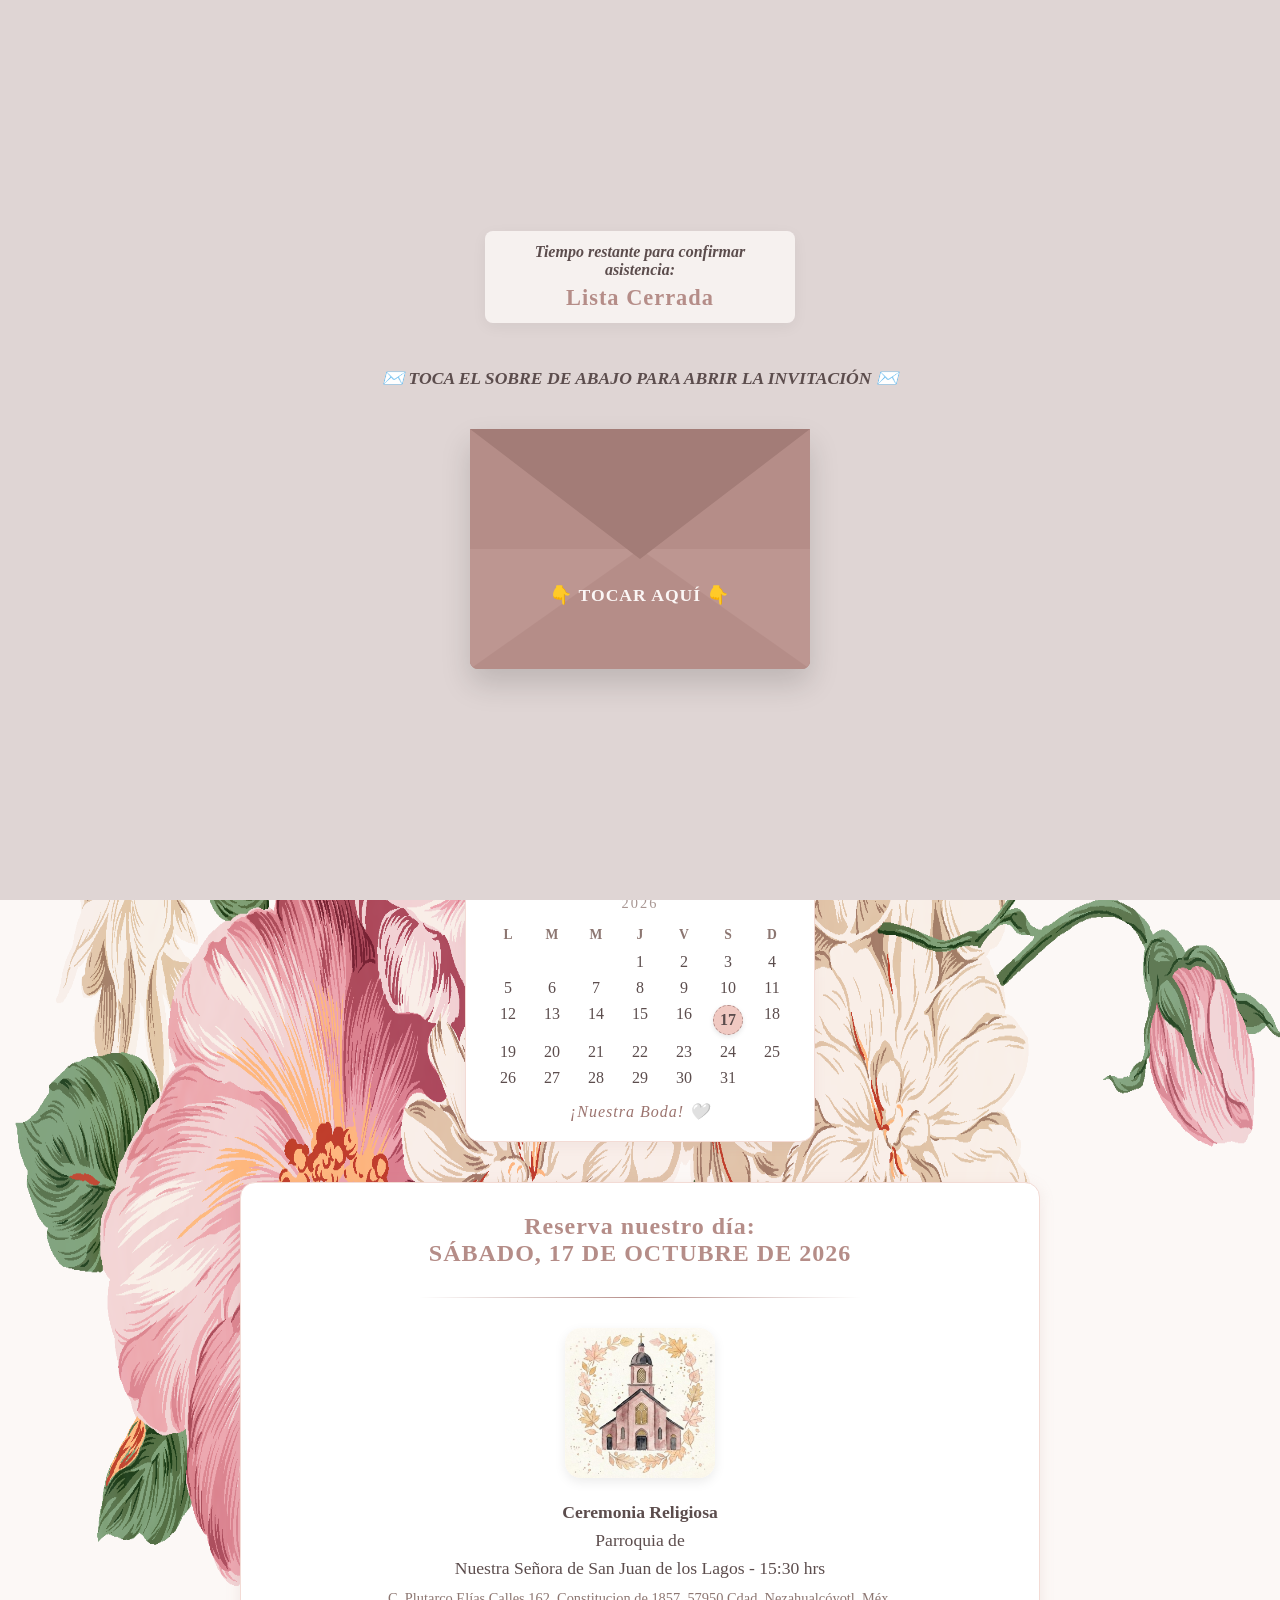
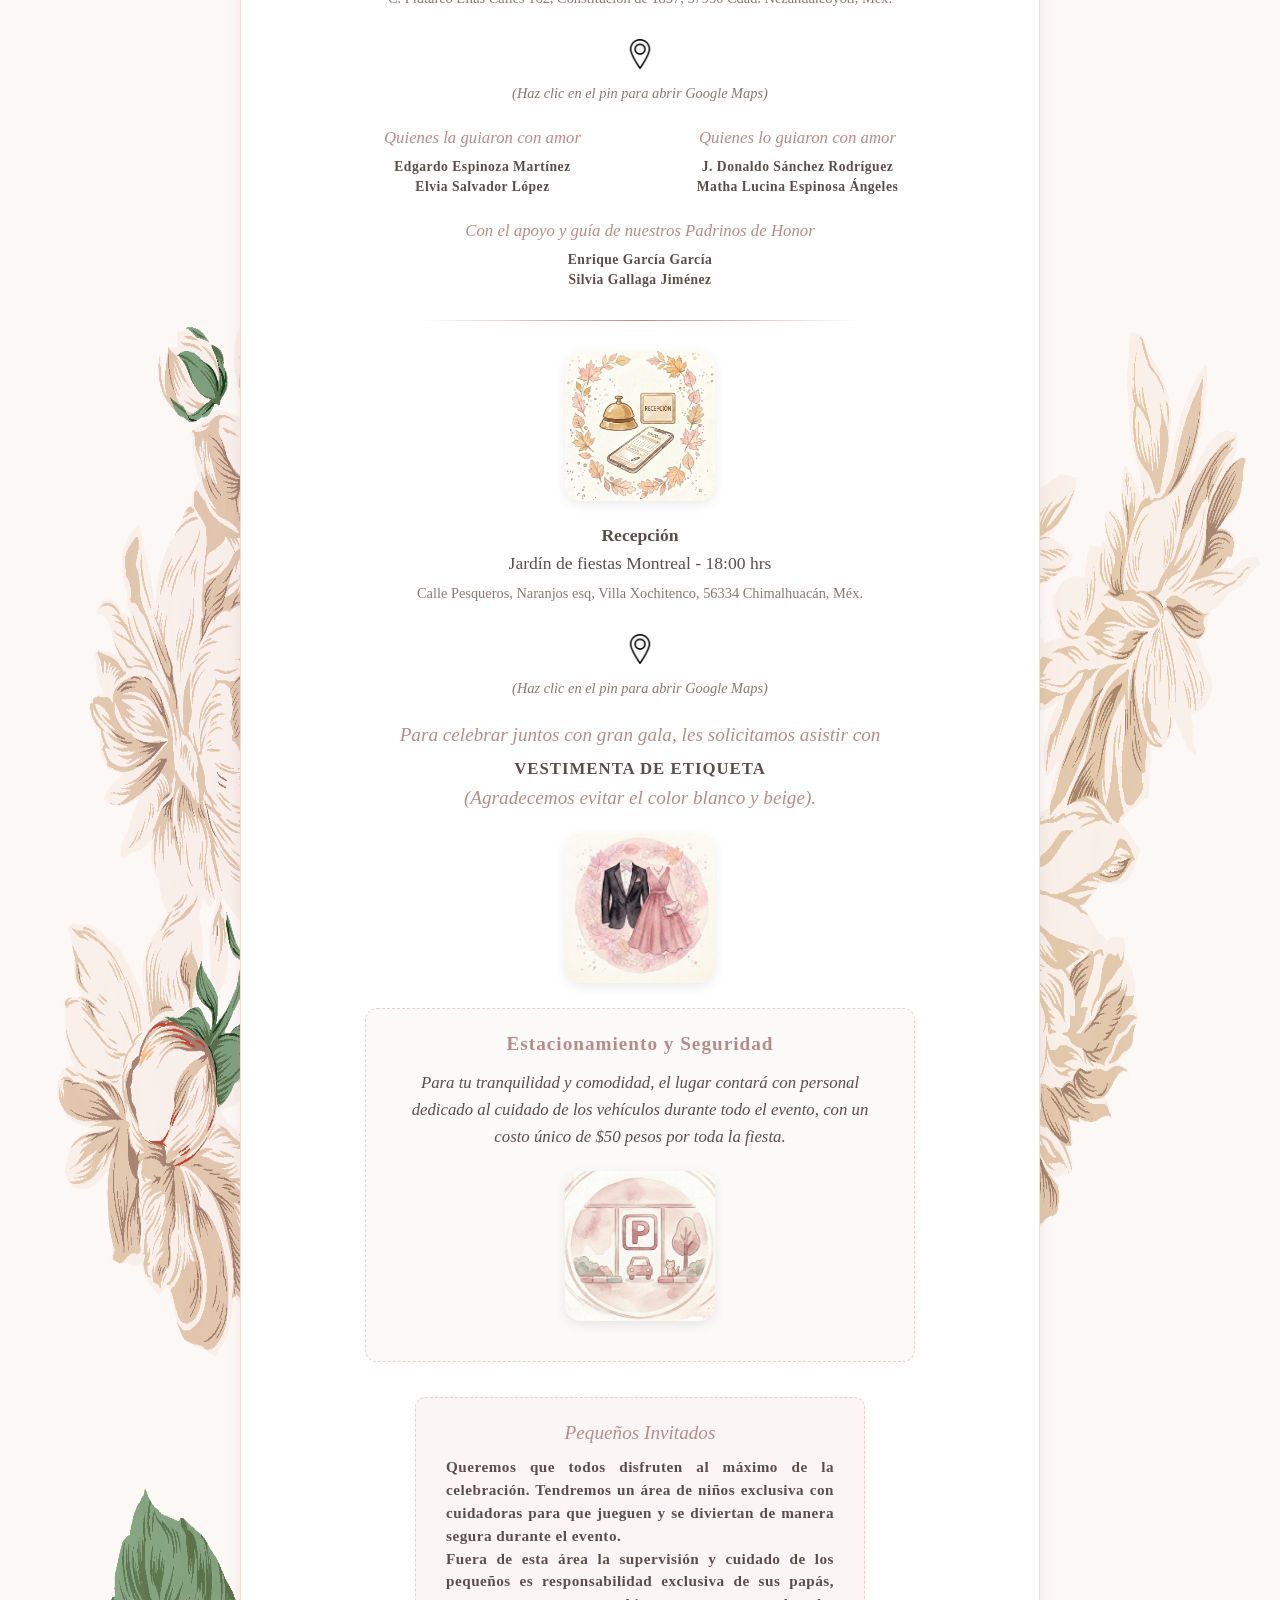
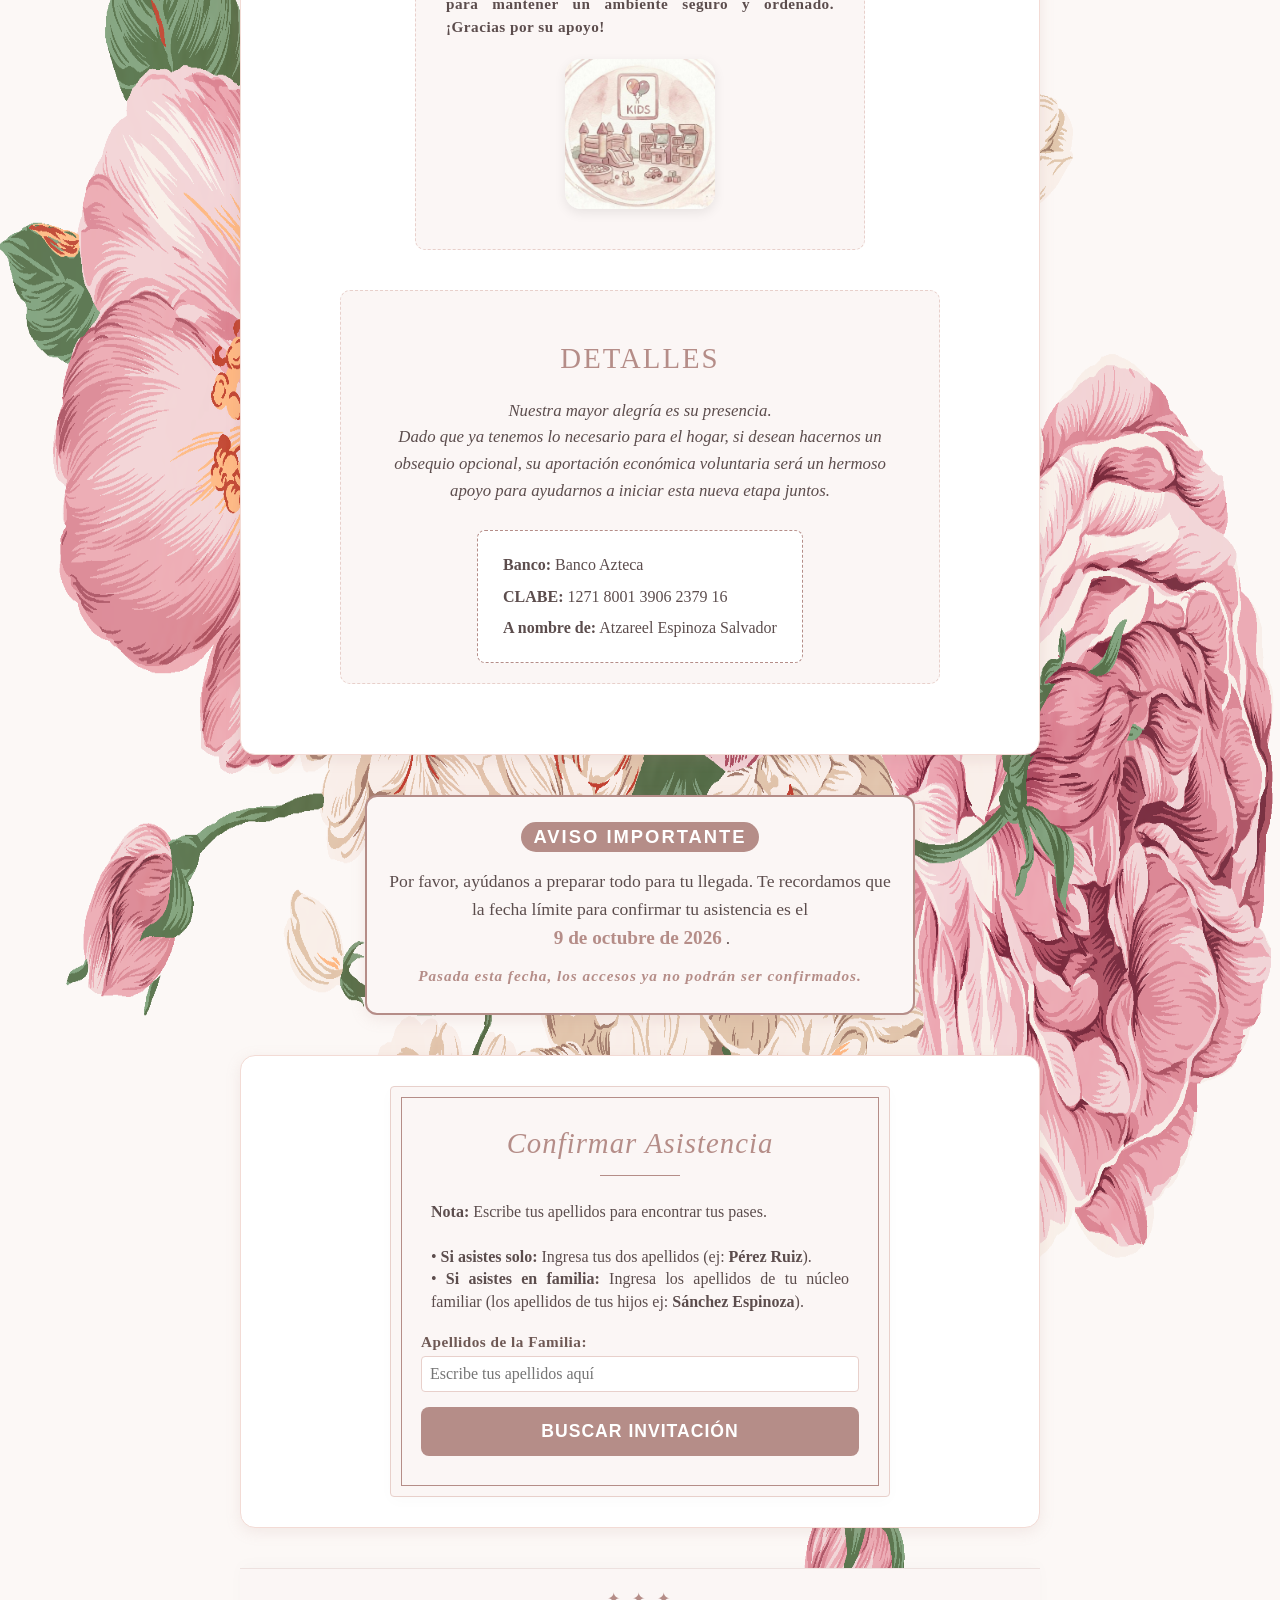
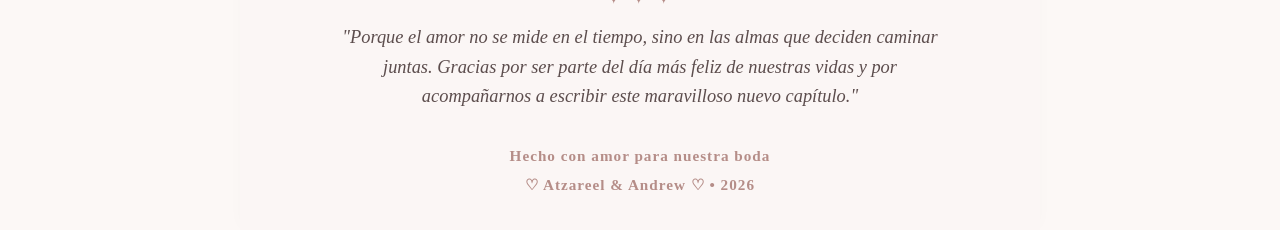
<file: index.html>
<!DOCTYPE html>
<html lang="es">
<head>
    <meta charset="UTF-8">
    <meta name="viewport" content="width=device-width, initial-scale=1.0">
    <title>Nuestra Boda - Invitación Oficial</title>
    <link rel="icon" href="img/bodaIcon.png">
    <link rel="apple-touch-icon" sizes="180x180" href="img/bodaIcon.png">
    <link rel="stylesheet" type="text/css" href="css/styles.css">
</head>
<body>
    <!-- CAPA DEL SOBRE (CORREGIDO APERTURA ÚNICA Y CLIC GLOBAL PARA ADULTOS) -->
    <div id="envelope-layer" class="envelope-wrapper" onclick="abrirSobre(document.querySelector('.envelope'))" style="cursor: pointer;">
        <div class="envelope-container" style="display: flex; flex-direction: column; align-items: center;"> 
            <div class="countdown-envelope" style="pointer-events: none;">
                <h3>Tiempo restante para confirmar asistencia:</h3>
                <div id="timer-rsvp" class="timer-display">00d 00h 00m 00s</div>
            </div>

            <p style="font-family: 'Georgia', serif; font-style: italic; color: #5c4d4d; font-size: 1.1rem; margin: 20px auto 15px auto; text-align: center; font-weight: bold; pointer-events: none;">
                ✉️ TOCA EL SOBRE DE ABAJO PARA ABRIR LA INVITACIÓN ✉️
            </p>

            <div class="envelope">
                <div class="envelope-text" style="font-weight: bold; font-size: 1.1rem; letter-spacing: 1px;">
                    👇 TOCAR AQUÍ 👇
                </div>
            </div>
        </div>
    </div>

    <!-- CONTENIDO PRINCIPAL DE LA INVITACIÓN -->
    <div class="wrapper">
        <header>
            <h1>💐♡<br>Atzareel <br>&<br> Andrew<br>♡💐</h1>
            <h1>¡Nos Casamos!</h1>

            <div class="subtitle">DESEAMOS COMPARTIR ESTE DÍA CONTIGO</div>
            <div class="countdown-wedding">
                <h2>FALTAN SOLO:</h2>
                <div id="timer-wedding" class="timer-display-wedding">00d 00h 00m 00s</div>
                <h3>Para el gran día</h3>
            </div>
        </header>

        <!-- SECCIÓN CALENDARIO -->        
        <div style="max-width: 350px; margin: 30px auto; background-color: #ffffff; padding: 20px; border-radius: 15px; border: 1px solid #f3dbd5; box-shadow: 0 4px 12px rgba(181, 141, 136, 0.1); text-align: center;">
            <div style="font-family: 'Georgia', serif; font-size: 1.6rem; color: #b58d88; margin-bottom: 5px;">Octubre</div>
            <div style="font-size: 0.9rem; color: #a89692; letter-spacing: 2px; margin-bottom: 15px;">2026</div>

            <div style="display: grid; grid-template-columns: repeat(7, 1fr); font-weight: bold; color: #8c7671; font-size: 0.85rem; margin-bottom: 10px;">
                <div>L</div><div>M</div><div>M</div><div>J</div><div>V</div><div>S</div><div>D</div>
            </div>

            <div style="display: grid; grid-template-columns: repeat(7, 1fr); row-gap: 8px; font-family: 'Times New Roman', serif; color: #5c4d4d;">
                <div></div><div></div><div></div>
                <div>1</div><div>2</div><div>3</div><div>4</div>
                <div>5</div><div>6</div><div>7</div><div>8</div><div>9</div><div>10</div><div>11</div>
                <div>12</div><div>13</div><div>14</div><div>15</div><div>16</div>

                <div style="position: relative; display: flex; align-items: center; justify-content: center;">
                    <span style="background-color: #f0c9c2; color: #5c4d4d; font-weight: bold; width: 30px; height: 30px; border-radius: 50%; display: flex; align-items: center; justify-content: center; border: 1px dashed #b58d88; box-shadow: 0 2px 5px rgba(0,0,0,0.1);">
                        17
                    </span>
                </div>

                <div>18</div><div>19</div><div>20</div><div>21</div><div>22</div><div>23</div><div>24</div>
                <div>25</div><div>26</div><div>27</div><div>28</div><div>29</div><div>30</div><div>31</div>
            </div>

            <div style="margin-top: 15px; font-family: 'Georgia', serif; font-style: italic; color: #9c746f; font-size: 1rem; letter-spacing: 1px;">
                ¡Nuestra Boda! 🤍
            </div>
        </div>

        <!-- DETALLES DE LA CELEBRACIÓN -->
        <div class="details-section">
            <div class="date">Reserva nuestro día:<br>SÁBADO, 17 DE OCTUBRE DE 2026</div>
            <div class="divider"></div>

            <!-- CEREMONIA RELIGIOSA -->
            <div class="info-block">
                <div class="single-image-container">
                    <img src="img/church.png" alt="Church" class="invitation-img">
                </div>
                <strong>Ceremonia Religiosa</strong><br>
                Parroquia de <br>Nuestra Señora de San Juan de los Lagos - 15:30 hrs<br>
                <span style="font-size: 0.9rem; color: #8c7671;">
                    C. Plutarco Elías Calles 162, Constitucion de 1857, 57950 Cdad. Nezahualcóyotl, Méx.<br><br>
                    <a href="https://maps.app.goo.gl/B1A2YHB2rVFn5Psm7" target="_blank" style="color: inherit; text-decoration: none;">
                        <img src="img/pin.png" alt="ubi" width="30" height="30">
                    </a>
                    <p style="font-family: 'Times New Roman', Times, serif; font-size: 0.9rem; color: #8c7671; font-style: italic; margin-top: 5px; margin-bottom: 20px;">
                        (Haz clic en el pin para abrir Google Maps)
                    </p>

                    <!-- SECCIÓN PADRES Y PADRINOS -->
                    <div class="family-section" style="margin: auto; max-width: 600px; font-family: 'Times New Roman', Times, serif; color: #5c4d4d; text-align: center;">
                        <div class="parents-grid" style="display: grid; grid-template-columns: 1fr 1fr; gap: 30px;">
                            <div class="parents-column">
                                <div style="font-family: 'Georgia', serif; font-style: italic; font-size: 1.05rem; color: #b58d88; margin-bottom: 5px;">
                                    Quienes la guiaron con amor
                                </div>
                                <div style="font-size: 0.85rem; line-height: 1.5; font-weight: bold; letter-spacing: 0.5px;">
                                    Edgardo Espinoza Martínez<br>
                                    Elvia Salvador López
                                </div>
                            </div>

                            <div class="parents-column">
                                <div style="font-family: 'Georgia', serif; font-style: italic; font-size: 1.05rem; color: #b58d88; margin-bottom: 5px;">
                                    Quienes lo guiaron con amor
                                </div>
                                <div style="font-size: 0.85rem; line-height: 1.5; font-weight: bold; letter-spacing: 0.5px;">
                                    J. Donaldo Sánchez Rodríguez<br>
                                    Matha Lucina Espinosa Ángeles
                                </div>
                            </div>
                        </div>

                        <div class="godparents-section" style="margin-top: 20px;">
                            <div style="font-family: 'Georgia', serif; font-style: italic; font-size: 1.05rem; color: #b58d88; margin-bottom: 5px;">
                                Con el apoyo y guía de nuestros Padrinos de Honor
                            </div>
                            <div style="font-size: 0.85rem; line-height: 1.5; font-weight: bold; letter-spacing: 0.5px;">
                                Enrique García García<br>
                                Silvia Gallaga Jiménez
                            </div>
                        </div>
                    </div>
                </span>
            </div>

            <div class="divider"></div>

            <!-- RECEPCIÓN -->
            <div class="info-block">
                <div class="single-image-container">
                    <img src="img/recepcion.png" alt="recepcion" class="invitation-img">
                </div>
                <strong>Recepción</strong><br>
                Jardín de fiestas Montreal - 18:00 hrs<br>
                <span style="font-size: 0.9rem; color: #8c7671;">
                    Calle Pesqueros, Naranjos esq, Villa Xochitenco, 56334 Chimalhuacán, Méx.<br><br>
                    <a href="https://maps.app.goo.gl/fonnjxwTuxXDcRhc6" target="_blank" style="color: inherit; text-decoration: none;">
                        <img src="img/pin.png" alt="ubi" width="30" height="30">
                    </a>
                    <p style="font-family: 'Times New Roman', Times, serif; font-size: 0.9rem; color: #8c7671; font-style: italic; margin-top: 5px; margin-bottom: 20px;">
                        (Haz clic en el pin para abrir Google Maps)
                    </p>
                    
                    <!-- CÓDIGO DE VESTIMENTA -->
                    <div style="margin: auto; font-family: 'Georgia', serif; text-align: center; color: #5c4d4d;">
                        <div style="font-size: 1.2rem; color: #b58d88; font-style: italic; margin-bottom: 5px;">Para celebrar juntos con gran gala, les solicitamos asistir con</div>
                        <div style="font-size: 1.05rem; font-weight: bold; letter-spacing: 1px;">VESTIMENTA DE ETIQUETA</div>
                        <div style="font-size: 1.2rem; color: #b58d88; font-style: italic; margin-bottom: 5px;">(Agradecemos evitar el color blanco y beige).</div>
                    </div>

                    <div class="single-image-container">
                        <img src="img/dressCode.png" alt="DressCode" class="invitation-img">
                    </div>
                </span>

                <!-- ESTACIONAMIENTO -->
                <div class="parking-section">
                    <h3 class="parking-title">Estacionamiento y Seguridad</h3>
                    <p class="parking-text">
                        Para tu tranquilidad y comodidad, el lugar contará con personal dedicado al 
                        cuidado de los vehículos durante todo el evento, con un costo único de $50 pesos por toda la fiesta.
                    </p>
                    <div class="single-image-container">
                        <img src="img/parking.png" alt="parking" class="invitation-img">
                    </div>
                </div>

                <!-- ÁREA DE NIÑOS -->
                <div style="margin: 35px auto; max-width: 450px; background-color: #fbf6f5; padding: 20px; border-radius: 10px; border: 1px dashed #e8d0cb; font-family: 'Times New Roman', Times, serif; color: #5c4d4d; text-align: center;">
                    <div style="font-family: 'Georgia', serif; font-style: italic; font-size: 1.2rem; color: #b58d88; margin-bottom: 8px;">
                        Pequeños Invitados
                    </div>
                    <div style="font-size: 0.95rem; line-height: 1.5; font-weight: bold; letter-spacing: 0.5px; padding: 0 10px; text-align: justify;">
                        Queremos que todos disfruten al máximo de la celebración. Tendremos un área de niños exclusiva con cuidadoras para que jueguen y se diviertan de manera segura durante el evento. <br>Fuera de esta área la supervisión y cuidado de los pequeños es responsabilidad exclusiva de sus papás, para mantener un ambiente seguro y ordenado. ¡Gracias por su apoyo!
                    </div>
                    <div class="single-image-container">
                        <img src="img/kidsArea.png" alt="kidsArea" class="invitation-img">
                    </div>
                </div>

                <!-- MESA DE REGALOS / EFECTIVO -->
                <div class="gift-section" style="border-radius: 10px; border: 1px dashed #e8d0cb;">
                    <h2 class="gift-title">Detalles</h2>
                    <p class="gift-text">
                        Nuestra mayor alegría es su presencia.<br>Dado que ya tenemos lo necesario para el hogar, 
                        si desean hacernos un obsequio opcional, su aportación económica voluntaria 
                        será un hermoso apoyo para ayudarnos a iniciar esta nueva etapa juntos.
                    </p>
                    <div class="bank-details">
                        <p><strong>Banco:</strong> Banco Azteca</p>
                        <p><strong>CLABE:</strong> 1271 8001 3906 2379 16</p>
                        <p><strong>A nombre de:</strong> Atzareel Espinoza Salvador</p>
                    </div>
                </div>
            </div>
        </div>

        <!-- BANNER DE FECHA LÍMITE -->
        <div class="disclaimer-rsvp">
            <div class="disclaimer-badge">AVISO IMPORTANTE</div>
            <p class="disclaimer-text">
                Por favor, ayúdanos a preparar todo para tu llegada. 
                Te recordamos que la fecha límite para confirmar tu asistencia es el 
                <strong>9 de octubre de 2026</strong>. 
                <span style="font-size: 0.95rem; letter-spacing: 1px; color: #b58d88; font-style: italic; font-weight: bold;">Pasada esta fecha, los accesos ya no podrán ser confirmados.</span>
            </p>
        </div>

        <!-- =========================================================================
             SECCIÓN RSVP - TOTALMENTE CONTROLADA Y ENLAZADA
             ========================================================================= -->
        <section id="rsvp-section" class="details-section">
            <div style="max-width: 500px; margin: 0 auto; background: #fbf6f5; padding: 40px 30px; border-radius: 4px; border: 1px solid #e8d0cb; position: relative; box-shadow: 0 4px 15px rgba(0,0,0,0.02); text-align: center;">

                <div style="position: absolute; top: 10px; bottom: 10px; left: 10px; right: 10px; border: 1px solid #b58d88; pointer-events: none;"></div>

                <h2 style="font-family: 'Georgia', serif; color: #b58d88; font-size: 1.8rem; margin: 0 0 5px 0; font-style: italic; letter-spacing: 1px;">Confirmar Asistencia</h2>
                <div style="width: 80px; height: 1px; background-color: #b58d88; margin: 15px auto 25px auto;"></div>

                <!-- BLOQUE DE BÚSQUEDA -->
                <div id="rsvp-search-box">
                    <p style="font-size: 1rem; margin-bottom: 20px; line-height: 1.4; padding: 0 10px; text-align: justify;">
                        <strong>Nota: </strong> Escribe tus apellidos para encontrar tus pases. <br><br>• <strong>Si asistes solo:</strong> Ingresa tus dos apellidos (ej: <strong>Pérez Ruiz</strong>).<br>• <strong>Si asistes en familia:</strong> Ingresa los apellidos de tu núcleo familiar (los apellidos de tus hijos ej: <strong>Sánchez Espinoza</strong>).
                    </p>

                    <form id="rsvp-search-form">
                        <div class="grupo-input" style="text-align: left; margin-bottom: 15px;">
                            <label for="rsvp-search-input" style="display: block; margin-bottom: 5px; font-weight: bold;">Apellidos de la Familia:</label>
                            <input type="text" id="rsvp-search-input" placeholder="Escribe tus apellidos aquí" autocomplete="off" required style="width: 100%; padding: 8px; border: 1px solid #e8d0cb; border-radius: 4px;">
                        </div>
                        <button type="submit" class="btn-principal" id="btn-search-family">BUSCAR INVITACIÓN</button>
                    </form>

                    <div id="search-error-msg" style="color: #cc0000; font-style: italic; font-size: 0.95rem; margin-top: 15px; display: none;"></div>
                </div>

                <!-- FORMULARIO DE INVITADOS (MODIFICADO CON SWITCHES) -->
                <form id="wedding-rsvp-form" style="display: none;">
                    <div id="rsvp-family-header"></div>

                    <!-- Switch Global / Super Switch -->
                    <div id="super-check-container" style="background-color: #fbf6f5; padding: 12px; max-width: 320px; margin: 0 auto 20px auto; display: flex; align-items: center; justify-content: space-between; border-radius: 4px; border: 1px dashed #e8d0cb;">
                        <span id="super-check-label" style="font-weight: bold; font-size: 1rem; color: #b58d88; user-select: none;">Confirmar todos los pases</span>
                        <label class="switch-asistencia">
                            <input type="checkbox" id="super-check" checked>
                            <span class="slider-switch"></span>
                        </label>
                    </div>

                    <div id="rsvp-guests-list" style="text-align: left; max-width: 320px; margin: 0 auto 30px auto;"></div>

                    <!-- El botón cambiará de texto, color y acción dinámicamente -->
                    <button type="button" id="btn-submit-rsvp" style="background-color: #b58d88; color: white; border: none; padding: 12px 35px; font-family: 'Georgia', serif; font-size: 1rem; cursor: pointer; letter-spacing: 1px; transition: all 0.3s; border-radius: 4px; width: 100%; max-width: 320px;">
                        CONFIRMAR ASISTENCIA
                    </button>
                </form>

                <!-- MENSAJE DE ÉXITO -->
                <div id="rsvp-success-msg" style="display: none; font-size: 1.25rem; color: #b58d88; font-style: italic; line-height: 1.5; padding: 20px 0;">
                    ✨ ¡Tu asistencia ha sido confirmada con éxito! <br>Gracias por bloquear la fecha, nos vemos muy pronto.

                    <div style="margin: 35px auto; max-width: 450px; background-color: #fbf6f5; padding: 20px; border-radius: 10px; border: 1px dashed #e8d0cb; font-family: 'Times New Roman', Times, serif; color: #5c4d4d; text-align: center;">
                        <div style="font-family: 'Georgia', serif; font-style: italic; font-size: 1.2rem; color: #b58d88; margin-bottom: 8px;">
                            Pases virtuales 
                        </div>
                        <div style="font-size: 0.95rem; line-height: 1.5; font-weight: bold; letter-spacing: 0.5px; padding: 0 10px; text-align: justify;">
                            Tu acceso al salón se agilizará escaneando el código QR de tus pases virtuales mostrados por los recepcionistas en la entrada.<br><br>
                            Nota: Para cualquier cambio o confirmación de lugares adicionales, por favor contáctanos directamente a nosotros para garantizar la perfecta distribución de las mesas.
                        </div>
                    </div>
                </div>
            </div>
        </section>

        <!-- CARGA DE SCRIPTS EN ORDEN CORRECTO -->
        <script src="baseDatos/invitados.js"></script>
        <script src="js/app.js"></script>

        <!-- PIE DE PÁGINA -->
        <footer class="footer-dedicatoria" style="text-align: center; margin-top: 40px; padding: 20px;">
            <div class="dedicatoria-icono">✦ ✦ ✦</div>
            <p class="dedicatoria-texto" style="font-family: 'Georgia', serif; font-style: italic; color: #5c4d4d; max-width: 600px; margin: 10px auto; line-height: 1.6;">
                "Porque el amor no se mide en el tiempo, sino en las almas que deciden caminar juntas. 
                Gracias por ser parte del día más feliz de nuestras vidas y por acompañarnos a escribir 
                este maravilloso nuevo capítulo."
                <br><br>
                <span style="font-size: 0.95rem; letter-spacing: 1px; color: #b58d88; font-style: normal; font-weight: bold;">
                    Hecho con amor para nuestra boda<br>♡ Atzareel & Andrew ♡ • 2026
                </span>
            </p>
        </footer>
    </div>

    <!-- REPRODUCTOR DE AUDIO NATIVO BLINDADO -->
    <audio id="musica-boda" src="music/hasta_mi_final.mp3" loop preload="auto"></audio>
</body>
</html>
</file>
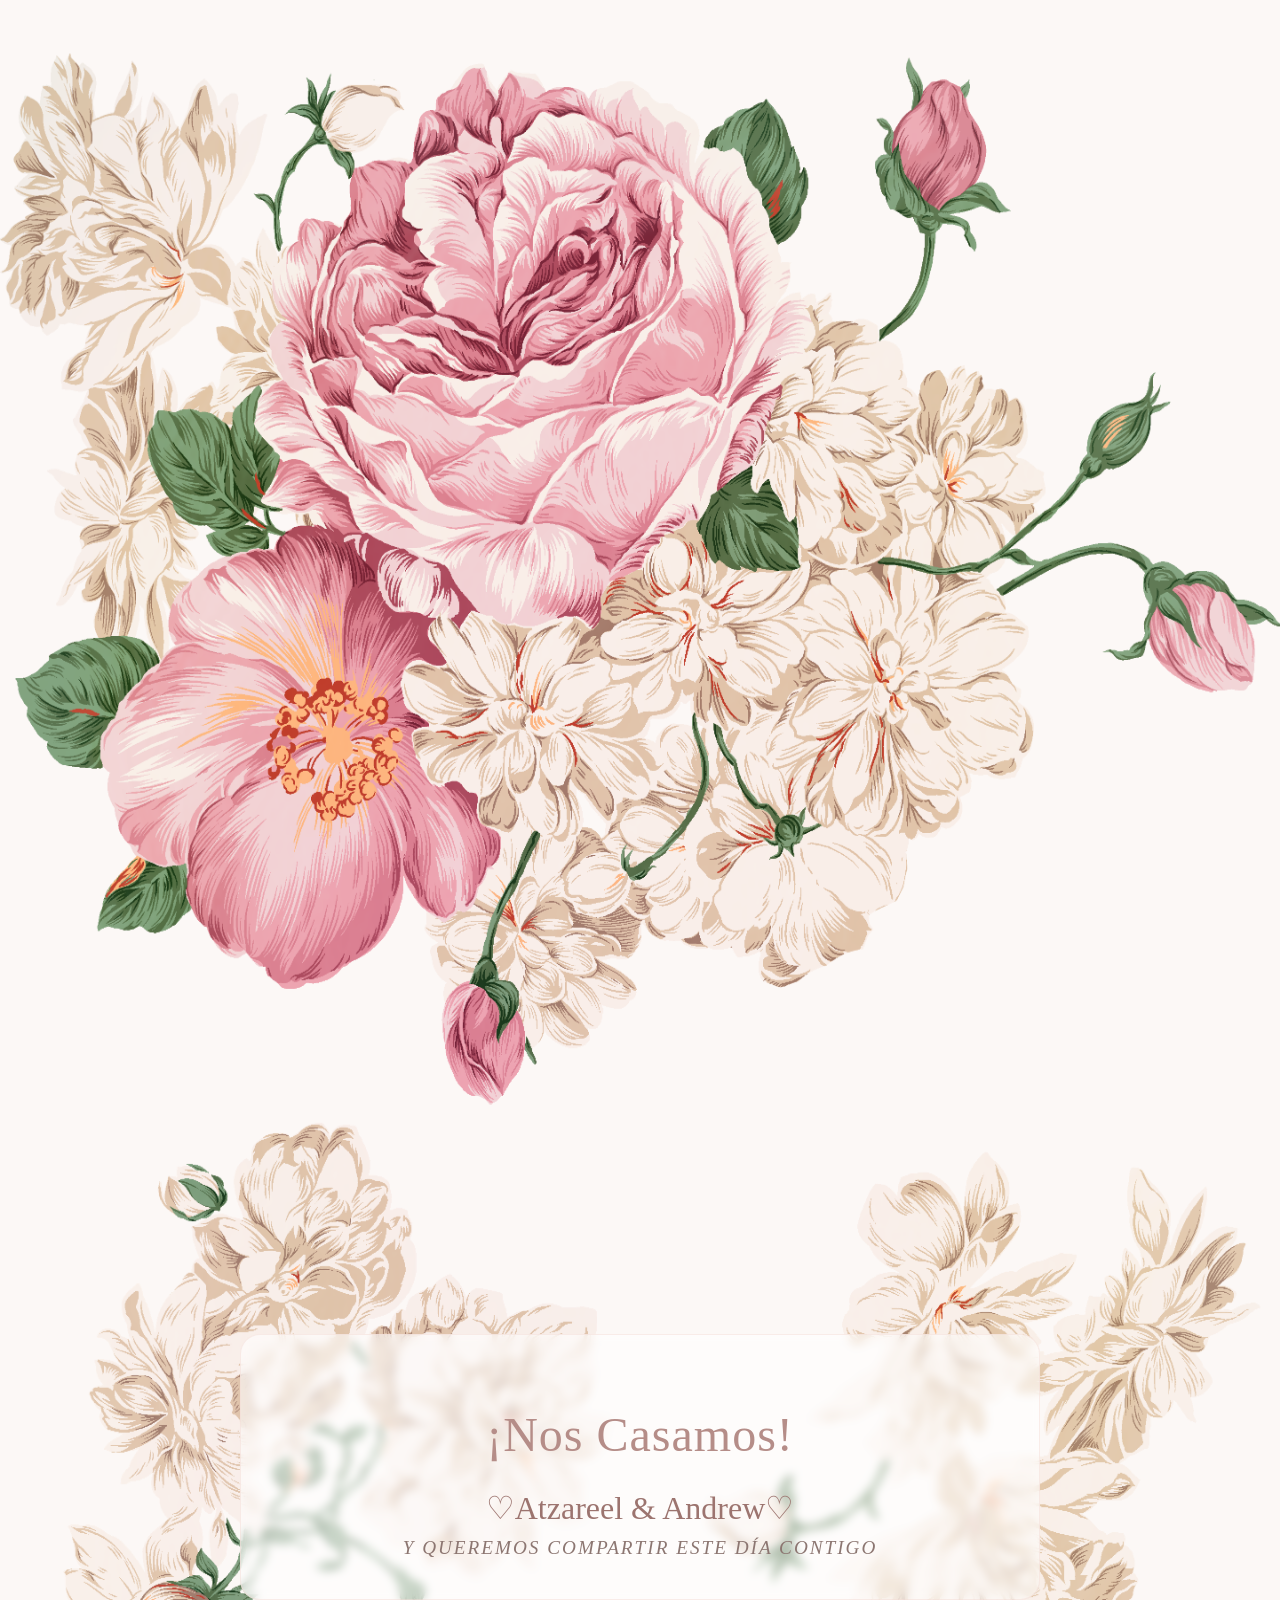
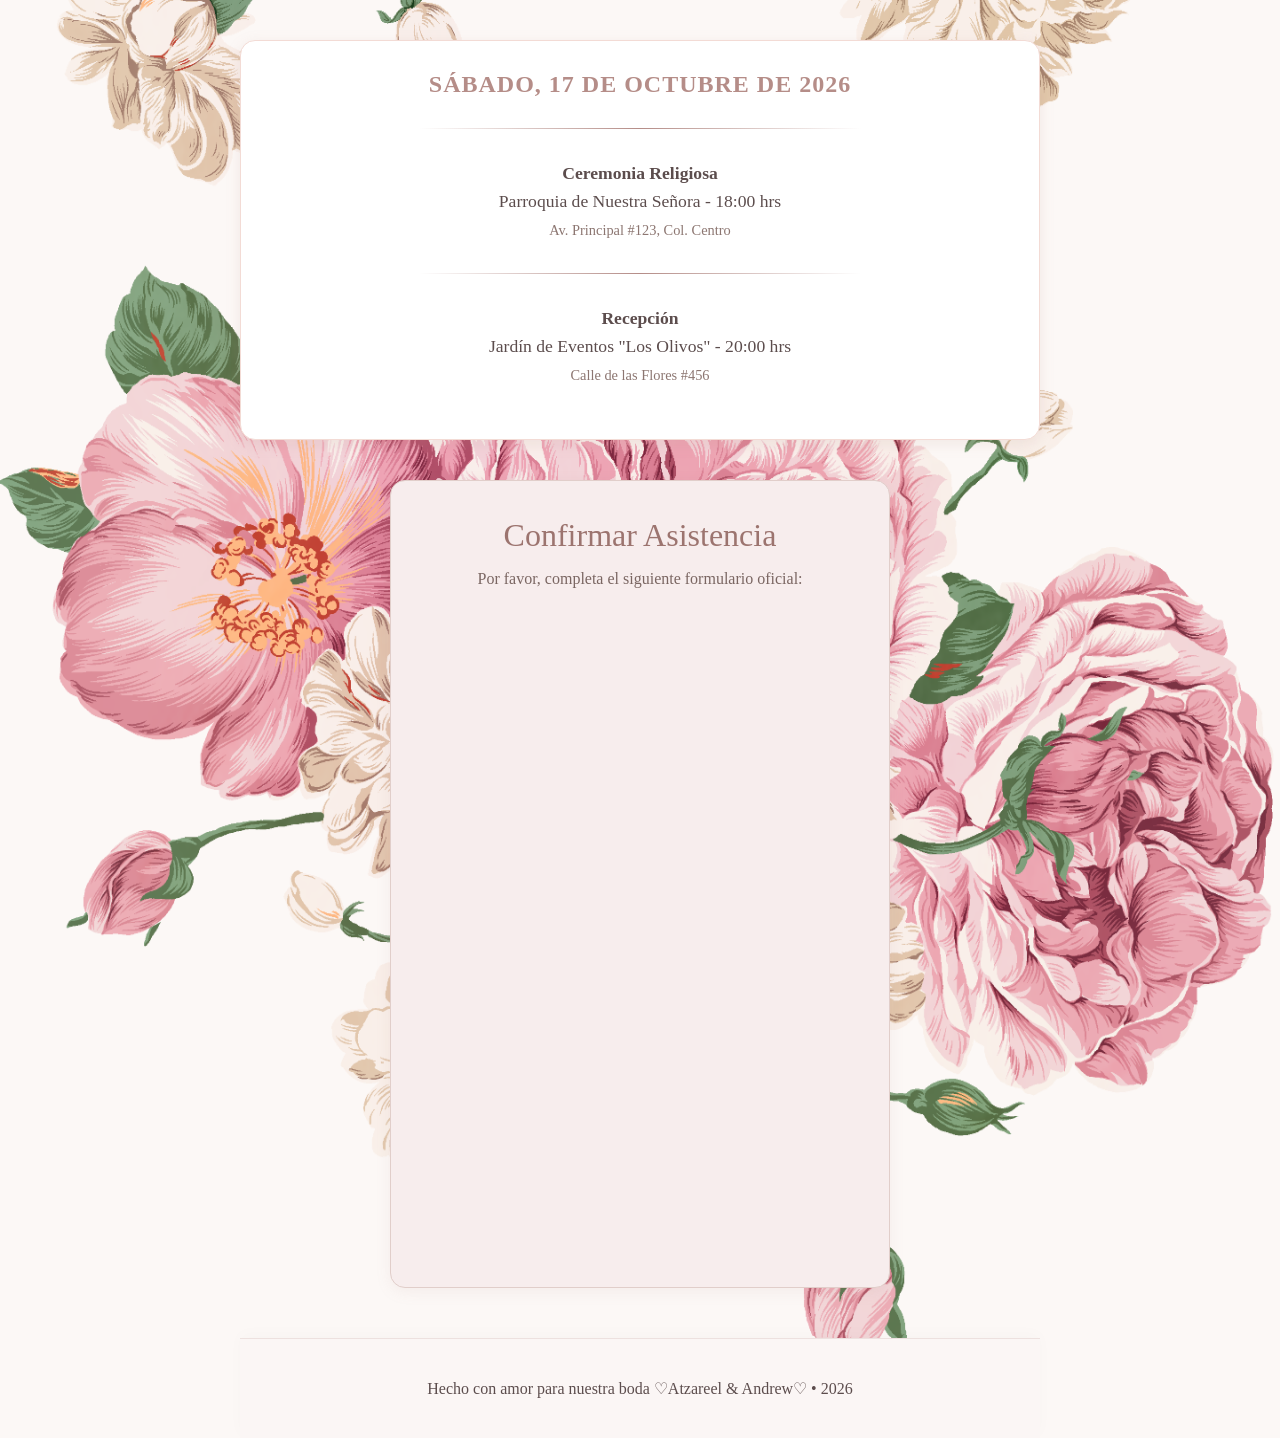
<file: html/index.html>
<!DOCTYPE html>
<html lang="es">
<head>
    <meta charset="UTF-8">
    <meta name="viewport" content="width=device-width, initial-scale=1.0">
    <title>Nuestra Boda - Invitación Oficial</title>
    <link rel="stylesheet" type="text/css" href="..\css\styles.css">
</head>
<body>

    <svg class="flower-corner top-left" viewBox="0 0 100 100" fill="none" href="..\img\img1.png">
    </svg>

    <div class="wrapper">
        <header>
            <h1>¡Nos Casamos!</h1>
            <h2>♡Atzareel & Andrew♡</h2>
            <div class="subtitle">Y QUEREMOS COMPARTIR ESTE DÍA CONTIGO</div>
        </header>

        <div class="details-section">
            <div class="date">SÁBADO, 17 DE OCTUBRE DE 2026</div>
            <div class="divider"></div>
            
            <div class="info-block">
                <strong>Ceremonia Religiosa</strong><br>
                Parroquia de Nuestra Señora - 18:00 hrs<br>
                <span style="font-size: 0.9rem; color: #8c7671;">Av. Principal #123, Col. Centro</span>
            </div>
            
            <div class="divider"></div>
            
            <div class="info-block">
                <strong>Recepción</strong><br>
                Jardín de Eventos "Los Olivos" - 20:00 hrs<br>
                <span style="font-size: 0.9rem; color: #8c7671;">Calle de las Flores #456</span>
            </div>
        </div>

       <div class="rsvp-container" style="padding: 10px; background-color: #f7eded; border-radius: 15px; border: 1px solid #e1ceca; max-width: 500px; margin: 40px auto;">
    <h2 style="font-family: 'Georgia', serif; color: #9c746f; font-size: 2rem; margin-bottom: 5px; font-weight: 400;">Confirmar Asistencia</h2>
    <p class="rsvp-p" style="font-size: 1rem; margin-bottom: 20px; color: #7a6662;">Por favor, completa el siguiente formulario oficial:</p>
    
    <div style="position: relative; overflow: hidden; width: 100%; padding-top: 140%;"> <iframe 
            src="https://forms.gle/9Vo5hxVFCZsG88Hz7" 
            style="position: absolute; top: 0; left: 0; bottom: 0; right: 0; width: 100%; height: 100%; border: none;" 
            allowfullscreen>
            Cargando formulario…
        </iframe>
    </div>
</div>

        <footer>
            Hecho con amor para nuestra boda ♡Atzareel & Andrew♡ • 2026
        </footer>
    </div>
</body>
</html>
</file>
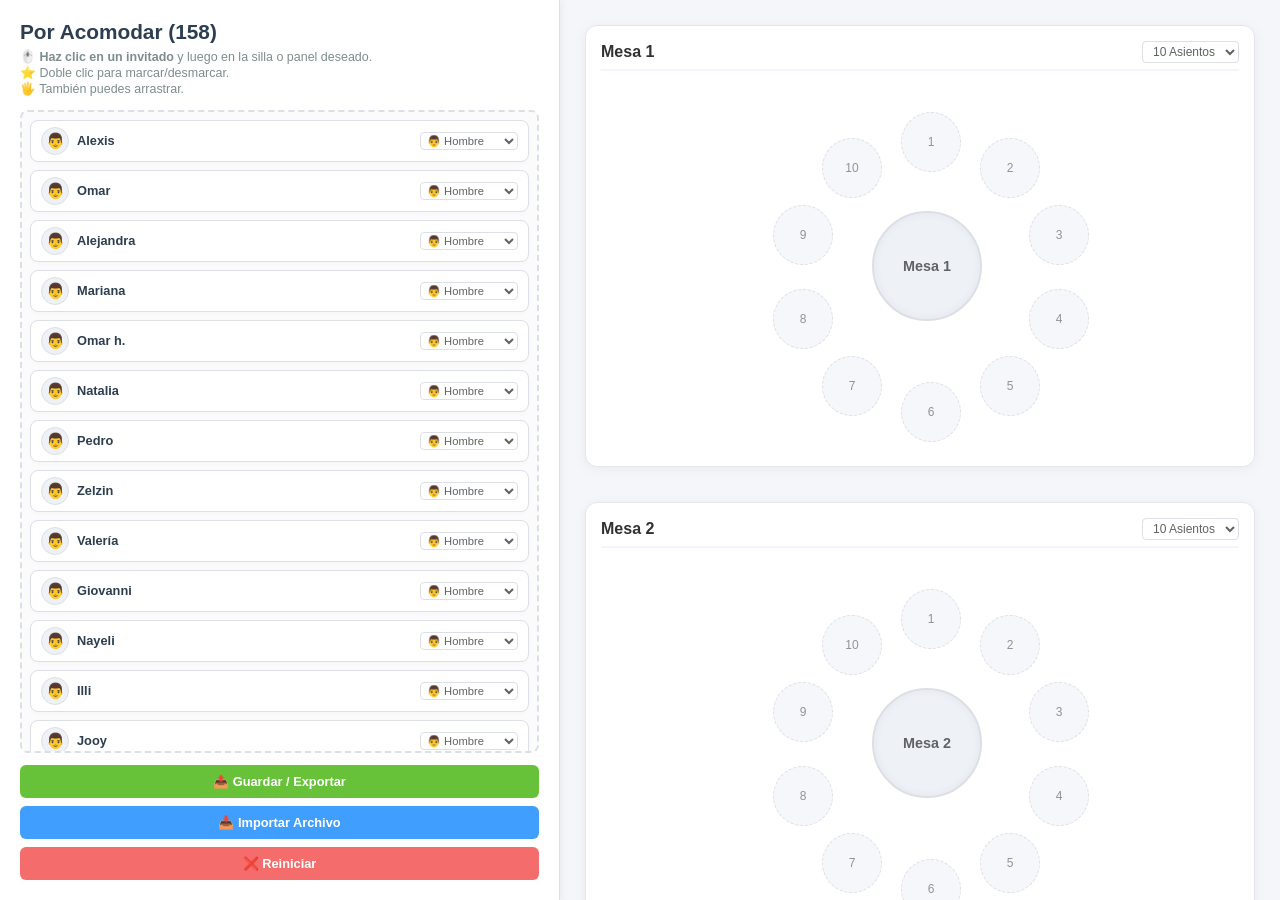
<file: acomodarInvitados.html>
<!DOCTYPE html>
<html lang="es">
<head>
    <meta charset="UTF-8">
    <meta name="viewport" content="width=device-width, initial-scale=1.0">
    <title>Asignación de Mesas Redondas</title>
    <style>
        * {
            box-sizing: border-box;
            font-family: 'Segoe UI', Tahoma, Geneva, Verdana, sans-serif;
        }

        body {
            margin: 0;
            display: flex;
            height: 100vh;
            background-color: #f4f6f9;
            color: #333;
        }

        /* --- PANEL DE INVITADOS --- */
        #panel-invitados {
            width: 560px;
            background-color: #ffffff;
            border-right: 1px solid #dcdfe6;
            padding: 20px;
            display: flex;
            flex-direction: column;
            box-shadow: 2px 0 8px rgba(0,0,0,0.05);
            z-index: 10;
        }

        #panel-invitados h2 {
            margin-top: 0;
            color: #2c3e50;
            font-size: 1.3rem;
            margin-bottom: 5px;
        }

        .subtitulo {
            font-size: 0.78rem;
            color: #7f8c8d;
            margin-bottom: 12px;
            line-height: 1.3;
        }

        .lista-scroll {
            overflow-y: auto;
            flex-grow: 1;
            border: 2px dashed #dcdfe6;
            padding: 8px;
            background-color: #fbfbfc;
            border-radius: 8px;
            transition: border-color 0.2s, background-color 0.2s;
        }

        /* --- FICHAS DE INVITADOS EN LA LISTA LATERAL --- */
        .invitado {
            background-color: #ffffff;
            border: 1px solid #dcdfe6;
            padding: 6px 10px;
            margin-bottom: 8px;
            border-radius: 8px;
            cursor: pointer;
            user-select: none;
            display: flex;
            align-items: center;
            gap: 8px;
            box-shadow: 0 2px 4px rgba(0,0,0,0.02);
            transition: all 0.2s;
        }

        .invitado:hover {
            border-color: #409eff;
            background-color: #f0f7ff;
        }

        /* Estado Seleccionado para Clic */
        .invitado.seleccionado {
            border: 2px solid #409eff !important;
            background-color: #e6f7ff !important;
            box-shadow: 0 0 10px rgba(64, 158, 255, 0.5) !important;
            transform: scale(1.02);
        }

        .invitado.confirmado {
            border-color: #ffd591;
            background-color: #fffbe6;
        }

        .avatar-box {
            width: 28px;
            height: 28px;
            border-radius: 50%;
            background: #eef2f7;
            display: flex;
            align-items: center;
            justify-content: center;
            font-size: 0.95rem;
            overflow: hidden;
            flex-shrink: 0;
            border: 1px solid #dcdfe6;
            pointer-events: none;
        }

        .avatar-box img {
            width: 100%;
            height: 100%;
            object-fit: cover;
        }

        .nombre-texto {
            font-size: 0.8rem;
            font-weight: 600;
            color: #2c3e50;
            flex-grow: 1;
            white-space: nowrap;
            overflow: hidden;
            text-overflow: ellipsis;
            pointer-events: none;
        }

        .invitado.confirmado .nombre-texto { color: #d46b08; }

        .estrella {
            font-size: 0.85rem;
            color: #ffc107;
            visibility: hidden;
            pointer-events: none;
        }

        .invitado.confirmado .estrella { visibility: visible; }

        .select-tipo {
            font-size: 0.7rem;
            border: 1px solid #dcdfe6;
            border-radius: 4px;
            padding: 1px 2px;
            background: #fff;
            color: #606266;
            cursor: pointer;
        }

        /* --- CONTENEDOR DE MESAS --- */
        #distribucion-mesas {
            flex-grow: 1;
            padding: 25px;
            overflow-y: auto;
            display: grid;
            grid-template-columns: repeat(auto-fill, minmax(380px, 1fr));
            gap: 35px;
            background-color: #f4f6f9;
        }

        .mesa-contenedor {
            background-color: #ffffff;
            border: 1px solid #e4e7ed;
            border-radius: 12px;
            padding: 15px;
            box-shadow: 0 2px 12px 0 rgba(0,0,0,0.05);
            display: flex;
            flex-direction: column;
            align-items: center;
        }

        .mesa-header {
            width: 100%;
            display: flex;
            justify-content: space-between;
            align-items: center;
            margin-bottom: 10px;
            border-bottom: 2px solid #f2f6fc;
            padding-bottom: 6px;
        }

        .mesa-titulo {
            font-weight: bold;
            font-size: 1rem;
            color: #303133;
        }

        .selector-capacidad {
            font-size: 0.75rem;
            padding: 2px 6px;
            border-radius: 4px;
            border: 1px solid #dcdfe6;
            background: #fff;
            color: #606266;
        }

        .mesa-redonda-area {
            position: relative;
            width: 350px;
            height: 350px;
            display: flex;
            justify-content: center;
            align-items: center;
            margin: 10px 0;
        }

        .centro-mesa {
            position: absolute;
            top: 50%;
            left: 52%;
            transform: translate(-50%, -50%);
            width: 110px;
            height: 110px;
            background: #eef2f7;
            border: 2px solid #dcdfe6;
            border-radius: 50%;
            display: flex;
            align-items: center;
            justify-content: center;
            font-weight: bold;
            color: #606266;
            box-shadow: inset 0 0 10px rgba(0,0,0,0.05);
            font-size: 0.9rem;
            z-index: 1;
        }

        .asientos-circulares {
            position: absolute;
            top: 50%;
            left: 50%;
            width: 0;
            height: 0;
        }

        /* --- ASIENTOS EN MESA --- */
        .asiento {
            position: absolute;
            width: 60px;
            height: 60px;
            margin-left: -19px;
            margin-top: -19px;
            background-color: #f5f7fa;
            border: 1px dashed #dcdfe6;
            border-radius: 50%;
            display: flex;
            align-items: center;
            justify-content: center;
            font-size: 0.75rem;
            color: #909399;
            transition: all 0.2s;
            z-index: 2;
            cursor: pointer;
        }

        .asiento:hover {
            border-color: #409eff;
            background-color: #e6f7ff;
        }

        .asiento.ocupado {
            border-style: solid;
            background-color: #ffffff;
            border-color: #c2e7b0;
            box-shadow: 0 2px 6px rgba(0,0,0,0.08);
        }

        .asiento.ocupado .invitado {
            background-color: transparent;
            border: none;
            padding: 0;
            margin: 0;
            width: 100%;
            height: 100%;
            box-shadow: none;
            justify-content: center;
            position: relative;
        }

        /* Ocultar elementos dentro de la silla ocupada */
        .asiento .select-tipo { display: none; }
        .asiento .estrella { display: none; }

        .asiento .avatar-box {
            width: 100%;
            height: 100%;
            border: none;
            background: transparent;
            font-size: 1.1rem;
        }

        /* Nombre posicionado fuera del recuadro/silla */
        .asiento .nombre-texto {
            position: absolute;
            left: 50%;
            transform: translateX(-50%);
            white-space: nowrap;
            font-size: 0.65rem;
            font-weight: 700;
            background: rgba(255, 255, 255, 0.9);
            padding: 1px 5px;
            border-radius: 4px;
            border: 1px solid #dcdfe6;
            box-shadow: 0 1px 3px rgba(0,0,0,0.05);
            pointer-events: none;
            z-index: 5;
        }

        /* Posición según mitad superior o inferior */
        .asiento.pos-arriba .nombre-texto { bottom: 42px; }
        .asiento.pos-abajo .nombre-texto { top: 42px; }

        /* --- BOTONES --- */
        .panel-botones {
            margin-top: 12px;
            display: flex;
            flex-direction: column;
            gap: 8px;
        }

        .btn {
            padding: 9px;
            border: none;
            border-radius: 6px;
            cursor: pointer;
            font-weight: bold;
            font-size: 0.8rem;
            text-align: center;
            width: 100%;
        }

        .btn-success { background-color: #67c23a; color: white; }
        .btn-info { background-color: #409eff; color: white; }
        .btn-danger { background-color: #f56c6c; color: white; }

        #input-archivo { display: none; }
    </style>
</head>
<body>

    <div id="panel-invitados">
        <h2>Por Acomodar (<span id="contador">0</span>)</h2>
        <div class="subtitulo">
            🖱️ <b>Haz clic en un invitado</b> y luego en la silla o panel deseado.<br>
            ⭐ Doble clic para marcar/desmarcar.<br>
            🖐️ También puedes arrastrar.
        </div>
        
        <div class="lista-scroll" id="lista-origen" onclick="clicEnPanelOrigen(event)" ondragover="allowDrop(event)" ondrop="dropBack(event)">
        </div>

        <div class="panel-botones">
            <button class="btn btn-success" onclick="exportarDisposicion()">📤 Guardar / Exportar</button>
            <label class="btn btn-info" for="input-archivo">📥 Importar Archivo</label>
            <input type="file" id="input-archivo" accept=".json" onchange="importarDisposicion(event)">
            <button class="btn btn-danger" onclick="reiniciarTodo()">❌ Reiniciar</button>
        </div>
    </div>

    <div id="distribucion-mesas">
    </div>

    <script>
        const listaInvitadosUnica = [
            "Alexis", "Omar", "Alejandra", "Mariana", "Omar h.", "Natalia", "Pedro", "Zelzin", "Valería", "Giovanni", "Nayeli", "Illi", "Jooy", "Julián [niño]", "+1 pase", "José", "Irma", "Alejandro", "+1 pase", "Mitzi", 
            "César", "Luz", "Erik", "+1 pase", "Carlos", "Irma", "Carla", "Martines A. Sharim", "Ángel", "Eugenia", "Hayde", "Donaldo", "Martha", 
            "Edgardo", "Elvia", "Joan", "+1 pase", "Roberto", "Griselda", "Renata", "+1 pase", "Isai", "Carla", "Liliana", "Misael", "Elizabeth Ketzalzin", "+1 pase", "Brandon", "Marisol", 
            "José Eduardo", "+1 pase", "+1 pase [niño]", "Arelí", "Samantha", "Johan", "Andrik", "José Fabián Soto Amores", "Ángel", "Paula", "Alison", "Santiago [niño]", "Margarita", "Ricardo", 
            "Niels", "Silvia", "Melanie [niño]", "Lilith [niño]", "Rocio", "Angeles", "Rocio h.", "Norberto", "Josue", "Carlos", "Jesús", "Griselda", "Cristopher", "Desari", "Lucian [niño]", "Kenia", "+1 pase", 
            "Víctor", "Verónica", "Cristian", "Estefania", "Sebastián [niño]", "Nestor", "Elizabeth", "Hannia", "Alice [niño]", "Enrique", "Silvia", "Adelina", "Ariana", "Isaac", "Ximena",
            "Jesús", "Carolina", "Jazmín", "Samuel", "Monserrat", "Paulina", "Michael", "Roman [niño]" , "Fernando", "N. Angélica", "+1 pase", "Hugo", "Zayra", "Armando Alberto", "Leonardo", "Tadeo [bb]", "María Tomasa", "Angeles",
            "Fernando", "Teresa", "Sandra", "Aldo [niño]", "Isela", "Viridiana", "Rogelio", "Yusef R. [niño]", "Elizabeth", "Rodrigo", "Brenda", "Aimy Danae [niño]",
            "María Guadalupe", "Oswaldo", "Marijose", "Yosafat", "Mya", "Marjorie [niño]", "Mailen [bb]", "Hansel", "Cassandra", "Bertha", "Edgar", "Dulce", "Danae [niño]", 
            "Fernando", "Ana Laura", "Yarteh [niño]", "Eithan [niño]", "Luis Ángel", "+1 pase", "Anai", "Jose Antonio", "Alison", "Diego José [niño]",
            "Karen", "Geovani", "Liliana Valeria [niño]", "Alejandro", "Perla", "Francisco", "+1 pase", "Karina", "Matias", "Sophy"
        ];

        const MAPA_ICONOS = {
            'hombre': '👨',
            'mujer': '👩',
            'nino': '👦',
            'nina': '👧',
            'bebe': '👶',
            'pase': '🎟️',   // Opción para pase extra
            'neutro': '👤'   // Opción para persona sin definir
        };

        const listaOrigen = document.getElementById('lista-origen');
        const contenedorMesas = document.getElementById('distribucion-mesas');
        const TOTAL_MESAS = 16;
        let invitadoSeleccionado = null;

        function detectarTipoPorDefecto(nombre) {
                const min = nombre.toLowerCase();
                if (min.includes('pase')) return 'pase';
                if (min.includes('[bb]')) return 'bebe';
                if (min.includes('[niño]')) return 'nino';
                if (min.includes('niña')) return 'nina';
                return 'hombre';
            }

        // Asegurar que al inicializar se lean los valores directamente del select
        function generarEstructuraMesas() {
            contenedorMesas.innerHTML = "";
            for (let i = 1; i <= TOTAL_MESAS; i++) {
                let mesaHtml = `
                <div class="mesa-contenedor" id="mesa-contenedor-${i}">
                    <div class="mesa-header">
                        <span class="mesa-titulo">Mesa ${i}</span>
                        <select class="selector-capacidad" id="capacidad-m${i}" onchange="cambiarCapacidadMesa(${i}, this.value)">
                            <option value="10" selected>10 Asientos</option>
                            <option value="11">11 Asientos</option>
                            <option value="12">12 Asientos</option>
                        </select>
                    </div>
                    <div class="mesa-redonda-area">
                        <div class="centro-mesa">Mesa ${i}</div>
                        <div class="asientos-circulares" id="asientos-m${i}"></div>
                    </div>
                </div>`;
                contenedorMesas.innerHTML += mesaHtml;
            }
            
            // Renderizar los asientos inmediatamente después de insertar el HTML
            for (let i = 1; i <= TOTAL_MESAS; i++) {
                const selectCapacidad = document.getElementById(`capacidad-m${i}`);
                const capacidadInicial = selectCapacidad ? parseInt(selectCapacidad.value) : 10;
                renderizarAsientosMesa(i, capacidadInicial);
            }
        }

        function renderizarAsientosMesa(numMesa, capacidad) {
            const contenedorAsientos = document.getElementById(`asientos-m${numMesa}`);
            // Ajusta un radio ligeramente mayor para 12 asientos para dar mejor espacio visual
            const radio = capacidad === 12 ? 140 : 135; 
            
            const estadoActual = {};
            contenedorAsientos.querySelectorAll('.asiento').forEach(asiento => {
                const numAsiento = asiento.id.split('-asiento')[1];
                if (asiento.classList.contains('ocupado')) {
                    estadoActual[numAsiento] = asiento.querySelector('.invitado');
                }
            });

            contenedorAsientos.innerHTML = "";

            for (let j = 1; j <= capacidad; j++) {
                const angulo = ((j - 1) * (360 / capacidad) - 90) * (Math.PI / 180);
                const x = Math.round(radio * Math.cos(angulo));
                const y = Math.round(radio * Math.sin(angulo));

                const asiento = document.createElement('div');
                asiento.className = 'asiento ' + (y < 0 ? 'pos-arriba' : 'pos-abajo');
                asiento.id = `m${numMesa}-asiento${j}`;
                asiento.style.transform = `translate(${x}px, ${y}px)`;
                asiento.ondragover = allowDrop;
                asiento.ondrop = drop;
                asiento.onclick = function(e) { clicEnAsiento(e, this); };

                if (estadoActual[j]) {
                    asiento.appendChild(estadoActual[j]);
                    asiento.classList.add('ocupado');
                } else {
                    asiento.innerText = j;
                }

                contenedorAsientos.appendChild(asiento);
            }

            Object.keys(estadoActual).forEach(numAsiento => {
                if (parseInt(numAsiento) > capacidad) {
                    listaOrigen.appendChild(estadoActual[numAsiento]);
                }
            });
            actualizarContador();
        }

        function cambiarCapacidadMesa(numMesa, nuevaCapacidad) {
            renderizarAsientosMesa(numMesa, parseInt(nuevaCapacidad));
            guardarProgreso();
        }

        function inicializar() {
            generarEstructuraMesas();
            const mapaGuardado = localStorage.getItem('distribucionBodas');
            if (mapaGuardado) {
                cargarProgreso(JSON.parse(mapaGuardado));
            } else {
                listaInvitadosUnica.forEach((nombre, index) => {
                    const tipoDefecto = detectarTipoPorDefecto(nombre);
                    crearElementoInvitado(`inv-${index + 1}`, nombre, false, tipoDefecto, '', listaOrigen);
                });
            }
            actualizarContador();
        }

        function crearElementoInvitado(id, textoCompleto, confirmado, tipoIcono, urlFoto, contenedorPadre) {
            const div = document.createElement('div');
            div.className = 'invitado' + (confirmado ? ' confirmado' : '');
            div.id = id;
            div.draggable = true;
            div.ondragstart = drag;
            div.title = textoCompleto;
            div.setAttribute('data-nombre-completo', textoCompleto);
            div.setAttribute('data-tipo-icono', tipoIcono || 'hombre');
            div.setAttribute('data-url-foto', urlFoto || '');

            div.onclick = function(e) {
                e.stopPropagation();
                seleccionarInvitado(div);
            };

            div.ondblclick = function(e) {
                e.stopPropagation();
                this.classList.toggle('confirmado');
                guardarProgreso();
            };

            const avatarBox = document.createElement('div');
            avatarBox.className = 'avatar-box';
            actualizarVisualAvatar(avatarBox, tipoIcono, urlFoto);

            const spanNombre = document.createElement('span');
            spanNombre.className = 'nombre-texto';
            spanNombre.innerText = textoCompleto;

            const spanEstrella = document.createElement('span');
            spanEstrella.className = 'estrella';
            spanEstrella.innerText = '⭐';

            const selectTipo = document.createElement('select');
            selectTipo.className = 'select-tipo';
            selectTipo.innerHTML = `
                <option value="hombre" ${tipoIcono==='hombre'?'selected':''}>👨 Hombre</option>
                <option value="mujer" ${tipoIcono==='mujer'?'selected':''}>👩 Mujer</option>
                <option value="pase" ${tipoIcono==='pase'?'selected':''}>🎟️ Pase Extra</option>
                <option value="neutro" ${tipoIcono==='neutro'?'selected':''}>👤 Sin definir</option>
                <option value="nino" ${tipoIcono==='nino'?'selected':''}>👦 Niño</option>
                <option value="nina" ${tipoIcono==='nina'?'selected':''}>👧 Niña</option>
                <option value="bebe" ${tipoIcono==='bebe'?'selected':''}>👶 Bebé</option>
                <option value="custom" ${tipoIcono==='custom'?'selected':''}>🖼️ Foto</option>
            `;

            selectTipo.onclick = function(e) { e.stopPropagation(); };
            selectTipo.onchange = function(e) {
                e.stopPropagation();
                let nuevoTipo = this.value;
                let nuevaFoto = div.getAttribute('data-url-foto') || '';

                if (nuevoTipo === 'custom') {
                    const url = prompt("Ingresa la URL de la imagen del invitado:", nuevaFoto);
                    if (url) {
                        nuevaFoto = url;
                    } else {
                        nuevoTipo = 'hombre';
                        this.value = 'hombre';
                    }
                }

                div.setAttribute('data-tipo-icono', nuevoTipo);
                div.setAttribute('data-url-foto', nuevaFoto);
                actualizarVisualAvatar(avatarBox, nuevoTipo, nuevaFoto);
                guardarProgreso();
            };

            div.appendChild(avatarBox);
            div.appendChild(spanNombre);
            div.appendChild(spanEstrella);
            div.appendChild(selectTipo);

            contenedorPadre.appendChild(div);
        }

        /* --- LÓGICA DE SELECCIÓN POR CLIC --- */
        function seleccionarInvitado(el) {
            if (invitadoSeleccionado === el) {
                el.classList.remove('seleccionado');
                invitadoSeleccionado = null;
                return;
            }
            if (invitadoSeleccionado) {
                invitadoSeleccionado.classList.remove('seleccionado');
            }
            invitadoSeleccionado = el;
            invitadoSeleccionado.classList.add('seleccionado');
        }

        function moverInvitadoDestino(destinoAsiento) {
            if (!invitadoSeleccionado) return;

            const padreAnterior = invitadoSeleccionado.parentNode;
            if (padreAnterior.classList.contains("asiento")) {
                padreAnterior.classList.remove("ocupado");
                padreAnterior.innerText = padreAnterior.id.split('asiento')[1];
            }

            destinoAsiento.innerHTML = "";
            destinoAsiento.appendChild(invitadoSeleccionado);
            destinoAsiento.classList.add("ocupado");
            invitadoSeleccionado.classList.remove('seleccionado');
            invitadoSeleccionado = null;

            actualizarContador();
            guardarProgreso();
        }

        function clicEnAsiento(e, asientoEl) {
            e.stopPropagation();
            if (invitadoSeleccionado) {
                if (!asientoEl.classList.contains('ocupado')) {
                    moverInvitadoDestino(asientoEl);
                } else {
                    const invitadoExistente = asientoEl.querySelector('.invitado');
                    if (invitadoExistente !== invitadoSeleccionado) {
                        seleccionarInvitado(invitadoExistente);
                    }
                }
            } else if (asientoEl.classList.contains('ocupado')) {
                const invitadoExistente = asientoEl.querySelector('.invitado');
                if (invitadoExistente) seleccionarInvitado(invitadoExistente);
            }
        }

        function clicEnPanelOrigen(e) {
            if (invitadoSeleccionado) {
                const padreAnterior = invitadoSeleccionado.parentNode;
                if (padreAnterior.classList.contains("asiento")) {
                    padreAnterior.classList.remove("ocupado");
                    padreAnterior.innerText = padreAnterior.id.split('asiento')[1];
                }
                listaOrigen.appendChild(invitadoSeleccionado);
                invitadoSeleccionado.classList.remove('seleccionado');
                invitadoSeleccionado = null;
                actualizarContador();
                guardarProgreso();
            }
        }

        function actualizarVisualAvatar(element, tipo, url) {
            if (tipo === 'custom' && url) {
                element.innerHTML = `<img src="${url}" alt="foto" onerror="this.src=''; this.parentNode.innerText='👤';">`;
            } else {
                element.innerHTML = MAPA_ICONOS[tipo] || '👤';
            }
        }

        function obtenerEstadoActual() {
            const estado = { listaIzquierda: [], capacidades: {}, asientos: {} };
            
            for (let i = 1; i <= TOTAL_MESAS; i++) {
                const select = document.getElementById(`capacidad-m${i}`);
                if (select) estado.capacidades[`m${i}`] = select.value;
            }

            Array.from(listaOrigen.children).forEach(nodo => {
                estado.listaIzquierda.push({
                    id: nodo.id,
                    texto: nodo.getAttribute('data-nombre-completo'),
                    confirmado: nodo.classList.contains('confirmado'),
                    tipoIcono: nodo.getAttribute('data-tipo-icono'),
                    urlFoto: nodo.getAttribute('data-url-foto')
                });
            });
            
            document.querySelectorAll('.asiento').forEach(asiento => {
                if (asiento.classList.contains('ocupado')) {
                    const nodo = asiento.querySelector('.invitado');
                    estado.asientos[asiento.id] = {
                        id: nodo.id,
                        texto: nodo.getAttribute('data-nombre-completo'),
                        confirmado: nodo.classList.contains('confirmado'),
                        tipoIcono: nodo.getAttribute('data-tipo-icono'),
                        urlFoto: nodo.getAttribute('data-url-foto')
                    };
                }
            });
            return estado;
        }

        function guardarProgreso() {
            localStorage.setItem('distribucionBodas', JSON.stringify(obtenerEstadoActual()));
        }

        function cargarProgreso(estado) {
            if (estado.capacidades) {
                Object.keys(estado.capacidades).forEach(key => {
                    const numMesa = key.replace('m', '');
                    const cap = estado.capacidades[key];
                    const select = document.getElementById(`capacidad-${key}`);
                    if (select) {
                        select.value = cap;
                        renderizarAsientosMesa(numMesa, parseInt(cap));
                    }
                });
            }

            listaOrigen.innerHTML = "";
            document.querySelectorAll('.asiento').forEach(asiento => {
                asiento.classList.remove('ocupado');
                asiento.innerText = asiento.id.split('asiento')[1];
            });

            estado.listaIzquierda.forEach(item => {
                crearElementoInvitado(item.id, item.texto, item.confirmado, item.tipoIcono, item.urlFoto, listaOrigen);
            });

            Object.keys(estado.asientos).forEach(asientoId => {
                const asientoEsl = document.getElementById(asientoId);
                if (asientoEsl) {
                    asientoEsl.innerHTML = "";
                    const datos = estado.asientos[asientoId];
                    crearElementoInvitado(datos.id, datos.texto, datos.confirmado, datos.tipoIcono, datos.urlFoto, asientoEsl);
                    asientoEsl.classList.add('ocupado');
                }
            });
            actualizarContador();
        }

        function exportarDisposicion() {
            const dataStr = "data:text/json;charset=utf-8," + encodeURIComponent(JSON.stringify(obtenerEstadoActual()));
            const downloadAnchor = document.createElement('a');
            downloadAnchor.setAttribute("href", dataStr);
            downloadAnchor.setAttribute("download", "distribucion_mesas_redondas.json");
            document.body.appendChild(downloadAnchor);
            downloadAnchor.click();
            downloadAnchor.remove();
        }

        function importarDisposicion(event) {
            const archivo = event.target.files[0];
            if (!archivo) return;

            const lector = new FileReader();
            lector.onload = function(e) {
                try {
                    cargarProgreso(JSON.parse(e.target.result));
                    guardarProgreso();
                } catch (error) {
                    alert("Error: El archivo no es válido.");
                }
            };
            lector.readAsText(archivo);
            event.target.value = '';
        }

        function reiniciarTodo() {
            if (confirm("¿Reiniciar toda la distribución de este dispositivo?")) {
                localStorage.removeItem('distribucionBodas');
                location.reload();
            }
        }

        // Drag & Drop (soporte continuo)
        function allowDrop(ev) { ev.preventDefault(); }
        function drag(ev) { ev.dataTransfer.setData("text", ev.target.id); }

        function drop(ev) {
            ev.preventDefault();
            const data = ev.dataTransfer.getData("text");
            const invitadoNode = document.getElementById(data);
            let destino = ev.target;
            
            while (destino && !destino.classList.contains("asiento") && destino.id !== "lista-origen") {
                destino = destino.parentNode;
            }

            if (destino && destino.classList.contains("asiento") && !destino.classList.contains("ocupado")) {
                const padreAnterior = invitadoNode.parentNode;
                if (padreAnterior.classList.contains("asiento")) {
                    padreAnterior.classList.remove("ocupado");
                    padreAnterior.innerText = padreAnterior.id.split('asiento')[1];
                }
                destino.innerHTML = "";
                destino.appendChild(invitadoNode);
                destino.classList.add("ocupado");
                if (invitadoSeleccionado === invitadoNode) {
                    invitadoNode.classList.remove('seleccionado');
                    invitadoSeleccionado = null;
                }
                actualizarContador();
                guardarProgreso();
            }
        }

        function dropBack(ev) {
            ev.preventDefault();
            const data = ev.dataTransfer.getData("text");
            const invitadoNode = document.getElementById(data);
            const padreAnterior = invitadoNode.parentNode;
            if (padreAnterior.classList.contains("asiento")) {
                padreAnterior.classList.remove("ocupado");
                padreAnterior.innerText = padreAnterior.id.split('asiento')[1];
            }
            listaOrigen.appendChild(invitadoNode);
            if (invitadoSeleccionado === invitadoNode) {
                invitadoNode.classList.remove('seleccionado');
                invitadoSeleccionado = null;
            }
            actualizarContador();
            guardarProgreso();
        }

        function actualizarContador() {
            document.getElementById("contador").innerText = listaOrigen.children.length;
        }

        inicializar();
    </script>
</body>
</html>
</file>
<file: css/styles.css>
/* --- ESTILOS GENERALES Y PALETA DE COLORES PASTEL --- */
        *, *::before, *::after {
            box-sizing: border-box;
        }
        
        body {
            width: 100%;
            height: 100%;
            margin: 0;
            padding-top: 0;
            font-family: 'Times New Roman', Times, serif;
            background-color: #fcf8f6; /* Rosa pastel/crema muy suave */

            background-image: url('../img/img3.png');
            /* 3. Configura cómo se comportará la imagen */
            background-repeat: no-repeat;  /* Cambia a 'repeat' si es un patrón que se repite */
            background-position: auto;   /* Centra la imagen */
            background-size: 100% 100%;        /* Hace que cubra toda la pantalla (o 'contain' según prefieras) */
            background-attachment: local;
              /* Hace que el fondo se quede fijo al hacer scroll */
            color: #5c4d4d; /* Marrón topo suave para texto */
            text-align: center;
        }

        /* CONTENEDOR PRINCIPAL DEL SOBRE */
        .envelope-wrapper {
            position: fixed;
            top: 0;
            left: 0;
            width: 100%;
            height: 100%;
            background-color: #dfd5d4; /* Color de fondo exterior suave */
            display: flex;
            justify-content: center;
            align-items: center;
            z-index: 9999; /* Se asegura de cubrir toda la pantalla */
            transition: opacity 0.8s ease, visibility 0.8s ease;
        }

        /* EL SOBRE FISICO */
        .envelope {
            position: relative;
            width: 340px;
            height: 240px;
            background-color: #b58d88; /* Tu color de detalles (Marrón sutil) */
            border-radius: 0 0 8px 8px;
            box-shadow: 0 15px 30px rgba(0, 0, 0, 0.15);
            cursor: pointer;
        }

        /* LA SOLAPA DEL SOBRE (TRIÁNGULO SUPERIOR) */
        .envelope::before {
            content: "";
            position: absolute;
            top: 0;
            left: 0;
            width: 0;
            height: 0;
            border-left: 170px solid transparent;
            border-right: 170px solid transparent;
            border-top: 130px solid #a37c77; /* Un tono ligeramente más oscuro para dar profundidad */
            transform-origin: top;
            transition: transform 0.5s ease-in-out;
            z-index: 3;
        }

        /* EL FRENTE DEL SOBRE (CORTES DIAGONALES) */
        .envelope::after {
            content: "";
            position: absolute;
            bottom: 0;
            left: 0;
            width: 0;
            height: 0;
            border-left: 170px solid #bd9691;
            border-right: 170px solid #bd9691;
            border-bottom: 120px solid #b58d88;
            border-radius: 0 0 8px 8px;
            z-index: 2;
        }

        /* TEXTO O SELLO DE "TÓCAME" */
        .envelope-text {
            position: absolute;
            width: 100%;
            top: 65%;
            left: 0;
            text-align: center;
            color: #fbf6f5;
            font-family: 'Georgia', serif;
            font-size: 1.1rem;
            letter-spacing: 2px;
            z-index: 4;
            pointer-events: none;
            animation: pulse 1.8s infinite;
        }

        /* ANIMACIÓN DE PULSACIÓN EN EL TEXTO */
        @keyframes pulse {
            0% { transform: scale(1); opacity: 0.8; }
            50% { transform: scale(1.05); opacity: 1; }
            100% { transform: scale(1); opacity: 0.8; }
        }

        /* EFECTO DE APERTURA (ACTIVADO POR JAVASCRIPT) */
        .envelope.open::before {
            transform: rotateX(180deg);
            z-index: 1; /* Pasa atrás al abrirse */
        }

        /* CUANDO EL SOBRE DESAPARECE */
        .envelope-wrapper.fade-out {
            opacity: 0;
            visibility: hidden;
            pointer-events: none;
        }

        /*ESTILOS PARA ACCESO*/
        .container {
            max-width: 500px;
            margin: 20px auto;
            padding: 30px 20px;
            border-radius: 16px;
            text-align: center;
            box-shadow: 0 8px 24px rgba(0, 0, 0, 0.1);

            background-image: 
                linear-gradient(rgba(251, 246, 245, 0.85), rgba(251, 246, 245, 0.85)), 
                url('img/img4.png');
                
            background-size: cover;       /* Escala la imagen para que cubra todo el recuadro */
            background-position: center;  /* Centra la imagen de fondo */
            background-repeat: no-repeat;
        }
        h1 {
            font-size: 1.6rem;
            margin-bottom: 20px;
            color: #4a4a4a;
        }
        /* ESTADOS VISUALES */
        .status-box {
            padding: 25px;
            border-radius: 12px;
            font-size: 1.2rem;
            font-weight: bold;
            margin-bottom: 25px;
            display: none;
            line-height: 1.5;
        }
        .loading {
            background-color: #e2e3e5;
            color: #383d41;
            display: block;
        }
        .success {
            background-color: #d4edda;
            color: #155724;
            border: 2px solid #c3e6cb;
        }
        .duplicate {
            background-color: #fff3cd;
            color: #856404;
            border: 2px solid #ffeeba;
        }
        .error {
            background-color: #f8d7da;
            color: #721c24;
            border: 2px solid #f5c6cb;
        }
        .info-panel {
            text-align: left;
            background: #f8f9fa;
            padding: 15px;
            border-radius: 8px;
            margin-bottom: 20px;
            border-left: 5px solid #b58d88;
            display: none;
        }
        .info-panel p {
            margin: 8px 0;
            font-size: 1rem;
        }
        .info-panel strong {
            color: #555;
        }
        .btn-action {
            width: 100%;
            padding: 15px;
            font-size: 1.1rem;
            font-weight: bold;
            color: white;
            background-color: #28a745;
            border: none;
            border-radius: 8px;
            cursor: pointer;
            display: none;
            box-shadow: 0 4px 6px rgba(40, 167, 69, 0.2);
            transition: background 0.2s;
        }
        .btn-action:hover {
            background-color: #218838;
        }
        .btn-action:disabled {
            background-color: #6c757d;
            cursor: not-allowed;
        }

        /*ESTILOS PARA buscarPase*/
        :root {
            --color-fondo: #fbf6f5;
            --color-texto: #5c4d4d;
            --color-detalles: #b58d88;
        }

        .buscador-container {
            background-color: #ffffff;
            max-width: 480px;
            width: 100%;
            padding: 30px 20px;
            border-radius: 16px;
            text-align: center;
            box-shadow: 0 8px 24px rgba(181, 141, 136, 0.15);
            border: 1px solid rgba(181, 141, 136, 0.3);
        }

        h1 {
            font-size: 1.6rem;
            color: var(--color-detalles);
            margin-bottom: 5px;
            letter-spacing: 1px;
        }

        .subtitulo {
            font-size: 0.95rem;
            font-style: italic;
            margin-bottom: 25px;
            color: #8c7673;
        }

        .grupo-input {
            margin-bottom: 20px;
            text-align: left;
        }

        label {
            display: block;
            font-size: 1rem;
            margin-bottom: 8px;
            font-weight: bold;
        }

        input[type="text"] {
            width: 100%;
            padding: 12px;
            font-size: 1.1rem;
            border: 1px solid rgba(181, 141, 136, 0.5);
            border-radius: 8px;
            box-sizing: border-box;
            background-color: var(--color-fondo);
            color: var(--color-texto);
            font-family: inherit;
        }

        input[type="text"]:focus {
            outline: 2px solid var(--color-detalles);
        }

        .btn-principal {
            width: 100%;
            padding: 14px;
            font-size: 1.1rem;
            background-color: var(--color-detalles);
            color: #ffffff;
            border: none;
            border-radius: 8px;
            cursor: pointer;
            font-weight: bold;
            letter-spacing: 1px;
            transition: background 0.3s ease;
        }

        .btn-principal:hover {
            background-color: #a07873;
        }

        /* Contenedor de la Respuesta Visual */
        #resultado-pase {
            display: none;
            margin-top: 20px;
            animation: fadeIn 0.5s ease;
        }

        .contenedor-imagen {
            margin: 20px auto;
            max-width: 100%;
            border: 3px solid var(--color-detalles);
            border-radius: 12px;
            overflow: hidden;
            background-color: #ffffff;
            box-shadow: 0 4px 12px rgba(0,0,0,0.1);
        }

        .contenedor-imagen img {
            width: 100%;
            height: auto;
            display: block;
        }

        .btn-regresar {
            background-color: transparent;
            color: var(--color-detalles);
            border: 1px solid var(--color-detalles);
            margin-top: 15px;
        }

        .btn-regresar:hover {
            background-color: rgba(181, 141, 136, 0.1);
        }

        #mensaje-error {
            display: none;
            color: #cc0000;
            margin-top: 15px;
            font-size: 0.95rem;
        }

        @keyframes fadeIn {
            from { opacity: 0; transform: translateY(10px); }
            to { opacity: 1; transform: translateY(0); }
        }

        /* ESTILOS GENERALES PARA LAS IMÁGENES DE LA INVITACIÓN */
        .invitation-img {
            width: 150px;  /* Forzado a 150px de ancho */
            height: 150px; /* Forzado a 150px de alto */
            object-fit: cover; /* Recorta la imagen estéticamente para que no se deforme siendo cuadrada */
            border-radius: 16px; /* Mantiene tus bordes curvos estilizados */
            box-shadow: 0 4px 12px rgba(0, 0, 0, 0.08); /* Sombra sutil */
            display: block;
        }
        /* CONTENEDOR PARA IMÁGENES INDIVIDUALES (Recepción y Dress code) */
        .single-image-container {
            max-width: 100%;
            margin: 20px auto;
            display: flex;
            justify-content: center;
        }

        /* CONTENEDOR FLEXIBLE PARA EL SOBRE Y SU RELOJ */
        .envelope-container {
            display: flex;
            flex-direction: column;
            align-items: center;
            gap: 25px; /* Espacio entre el contador superior y el sobre */
        }

        /* RELOJ DE CONFIRMACIONES (FUERA DEL SOBRE) */
        .countdown-envelope {
            text-align: center;
            color: #5c4d4d; /* Tu color de texto principal */
            background-color: rgba(251, 246, 245, 0.85); /* Fondo suave translúcido */
            padding: 12px 25px;
            border-radius: 8px;
            box-shadow: 0 4px 15px rgba(0,0,0,0.05);
            max-width: 310px;
        }

        .countdown-envelope h3 {
            font-family: 'Times New Roman', Times, serif;
            font-size: 1rem;
            font-style: italic;
            margin: 0 0 6px 0;
        }

        .timer-display {
            font-family: 'Georgia', serif;
            font-size: 1.4rem;
            font-weight: bold;
            color: #b58d88; /* Tu color de detalles */
            letter-spacing: 1px;
        }

        /* RELOJ PARA EL GRAN DÍA (DENTRO DE LA INVITACIÓN) */
        .countdown-wedding {
            text-align: center;
            margin: 35px auto;
            padding: 20px;
            max-width: 500px;
        }

        .countdown-wedding h2 {
            font-family: 'Georgia', serif;
            font-size: 1.1rem;
            color: #b58d88;
            letter-spacing: 3px;
            margin-bottom: 8px;
        }

        .timer-display-wedding {
            font-family: 'Georgia', serif;
            font-size: 2.2rem; /* Más grande y llamativo */
            color: #5c4d4d;
            font-weight: 300;
            margin: 10px 0;
        }

        .countdown-wedding h3 {
            font-family: 'Times New Roman', Times, serif;
            font-size: 1.2rem;
            font-style: italic;
            color: #b58d88;
            margin-top: 5px;
        }

        /* ESTILOS PARA LA SECCIÓN DETALLES/REGALOS */
        .gift-section {
            max-width: 600px;
            margin: 40px auto; /* Centrado y con espacio arriba/abajo */
            padding: 20px;
            text-align: center;
            background-color: #fbf6f5; /* Tu color de fondo suave */
            border-radius: 10px;
        }

        .gift-title {
            font-family: 'Georgia', serif;
            font-size: 1.8rem;
            color: #b58d88; /* Tu color de detalles (Marrón sutil) */
            margin-bottom: 12px;
            letter-spacing: 2px;
            text-transform: uppercase;
        }

        .gift-text {
            font-family: 'Times New Roman', Times, serif;
            font-size: 1.05rem; /* Un poco más pequeña que el texto estándar */
            color: #5c4d4d; /* Tu color de texto principal */
            font-style: italic; /* Texto en cursiva */
            line-height: 1.6;
            margin-bottom: 25px;
            padding: 0 15px;
        }

        /* Contenedor sutil para los datos de la cuenta */
        .bank-details {
            display: inline-block;
            text-align: left;
            background-color: #ffffff;
            padding: 15px 25px;
            border-radius: 8px;
            border: 1px dashed #b58d88; /* Línea punteada muy fina */
            font-size: 1rem;
            color: #5c4d4d;
        }

        .bank-details p {
            margin: 6px 0;
        }
        /* Cuando el sobre ya se desvaneció, permitimos el scroll normal para ver la invitación */
        .envelope-wrapper.fade-out ~ * {
            /* Esto le devuelve el scroll al cuerpo de la página automáticamente */
        }

        /* Contenedor Principal */
        .wrapper {
            width: 100%;
            max-width: 800px;
            margin: 0 auto;
            position: relative;
        }

            /* ==========================================================================
           2. DISEÑO PARA DISPOSITIVOS MÓVILES (PANTALLAS MENORES A 768px DE ANCHO)
           ========================================================================== */
        @media (max-width: 768px) {
            body {
                /* Al entrar a un celular, el navegador cambia la imagen por esta otra vertical */
                background-image: url('../img/img3.png'); 
                
                /* Ajustes específicos para que la imagen de celular no se distorsione */
                background-size: cover; /* Cambia a '100% 100%' si es un marco que debe forzar su tamaño */
                background-position: center center;
            }
            .parents-grid {
            grid-template-columns: 1fr !important; /* Convierte las 2 columnas en 1 sola fila en celular */
            gap: 25px !important;
            }
            .parents-grid {
            grid-template-columns: 1fr 1fr !important; /* Garantiza las dos columnas en celular */
            gap: 10px !important; /* Reduce el espacio del centro para ganar terreno */
            }
            .family-title {
                font-size: 1.05rem !important; /* Letra un poco más pequeña en celular */
            }
            .family-names {
                font-size: 0.85rem !important; /* Ajuste clave para que entren los nombres largos en una línea */
                line-height: 1.3 !important;
            }
        }

        /* --- ENCABEZADO / HERO --- */
        header {
            margin-top: 50px;
            padding: 40px 20px;
            background-color: rgba(255, 255, 255, 0.6);
            border-radius: 20px;
            backdrop-filter: blur(5px);
            border: 1px solid rgba(243, 219, 213, 0.5);
        }

        h1 {
            font-family: 'Georgia', serif;
            font-size: 3rem;
            color: #b58d88; /* Rosa viejo pastel */
            margin-bottom: 10px;
            font-weight: 300;
        }

        .subtitle {
            font-style: italic;
            font-size: 1.2rem;
            color: #8c7671;
            letter-spacing: 2px;
        }

        /* --- SECCIÓN DE DETALLES --- */
        .details-section {
            width: 100%;
            margin: 40px auto;
            padding: 30px;
            background-color: #ffffff;
            border-radius: 15px;
            box-shadow: 0 4px 15px rgba(181, 141, 136, 0.15);
            border: 1px solid #f3dbd5;
        }

        .date {
            font-size: 1.5rem;
            color: #b58d88;
            font-weight: bold;
            margin-bottom: 20px;
            letter-spacing: 1px;
        }

        .info-block {
            margin: 20px 0;
            font-size: 1.1rem;
            line-height: 1.6;
        }

        /* Divider floral sutil */
        .divider {
            margin: 30px auto;
            width: 60%;
            height: 1px;
            background: linear-gradient(to right, transparent, #b58d88, transparent);
        }

        /* --- FORMULARIO DE CONFIRMACIÓN (RSVP) --- */
        .rsvp-container {
            margin: 40px auto;
            padding: 40px 30px;
            background-color: #f7eded; /* Tono lila/rosa pastel muy tenue */
            border-radius: 15px;
            border: 1px solid #e1ceca;
            box-shadow: 0 4px 15px rgba(181, 141, 136, 0.1);
        }

        h2 {
            font-family: 'Georgia', serif;
            color: #9c746f;
            font-size: 2rem;
            margin-bottom: 10px;
            font-weight: 400;
        }

        .rsvp-p {
            font-size: 1rem;
            margin-bottom: 30px;
            color: #7a6662;
        }

        .form-group {
            margin-bottom: 20px;
            text-align: left;
            max-width: 450px;
            margin-left: auto;
            margin-right: auto;
        }

        label {
            display: block;
            margin-bottom: 8px;
            font-size: 0.95rem;
            color: #6e5854;
            font-weight: bold;
            letter-spacing: 0.5px;
        }

        input[type="text"],
        select {
            width: 100%;
            padding: 12px 15px;
            border: 1px solid #dcd0cd;
            border-radius: 8px;
            font-size: 1rem;
            background-color: #ffffff;
            color: #5c4d4d;
            outline: none;
            transition: border-color 0.3s, box-shadow 0.3s;
        }

        input[type="text"]:focus,
        select:focus {
            border-color: #b58d88;
            box-shadow: 0 0 5px rgba(181, 141, 136, 0.5);
        }

        .btn-submit {
            background-color: #b58d88;
            color: white;
            border: none;
            padding: 14px 40px;
            font-size: 1.1rem;
            font-family: 'Georgia', serif;
            border-radius: 25px;
            cursor: pointer;
            box-shadow: 0 4px 10px rgba(181, 141, 136, 0.3);
            transition: background-color 0.3s, transform 0.2s;
            margin-top: 15px;
            width: 100%;
            max-width: 450px;
        }

        .btn-submit:hover {
            background-color: #a37a75;
            transform: translateY(-1px);
        }

        .btn-submit:active {
            transform: translateY(1px);
        }

        /* Mensaje de éxito animado */
        #success-message {
            display: none;
            margin-top: 25px;
            padding: 15px;
            background-color: #e3ebd5; /* Verde pastel de éxito */
            color: #4e613c;
            border-radius: 8px;
            font-size: 1.1rem;
            border: 1px solid #cbd9b8;
        }

        /* ESTILOS PARA EL FOOTER FLUIDO Y VISIBLE */
        footer, .footer-dedicatoria {
            position: relative; /* Cambiar de 'fixed' o 'absolute' a 'relative' es el secreto */
            width: 100%;
            margin-top: 50px; /* Le da un espacio generoso después del formulario RSVP */
            padding: 40px 20px; /* Más espaciado interno para que la dedicatoria respire */
            background-color: #fbf6f5; /* Tu fondo crema suave para que resalte del resto */
            text-align: center;
            box-shadow: 0 -4px 15px rgba(0, 0, 0, 0.02); /* Una sombra invertida muy tenue arriba */
            border-top: 1px solid rgba(181, 141, 136, 0.2); /* Una finísima línea café arriba */
        }

        /* ESTILO EXCLUSIVO PARA EL TEXTO DE LA DEDICATORIA */
        .dedicatoria-texto {
            font-family: 'Times New Roman', Times, serif;
            font-size: 1.15rem; /* Un tamaño ligeramente mayor para que se lea sin esfuerzo */
            color: #5c4d4d; /* Tu color de texto principal */
            font-style: italic; /* Cursiva elegante */
            line-height: 1.8; /* Mayor espacio entre líneas para una lectura poética */
            max-width: 100%; /* Evita que las líneas se estiren demasiado a lo ancho */
            margin: 0 auto; /* Centra el bloque de texto perfectamente */
        }

        /* UN DETALLE DIVISOR ADICIONAL (OPCIONAL) */
        .dedicatoria-icono {
            color: #b58d88; /* Tu color café sutil */
            font-size: 1rem;
            margin-bottom: 15px;
            letter-spacing: 4px;
        }

        /* --- RESPONSIVIDAD (Media Queries) --- */
        @media (max-width: 768px) {
            h1 { font-size: 2.3rem; }
            h2 { font-size: 1.7rem; }
            .flower-corner { width: 90px; height: 90px; }
            .details-section, .rsvp-container { padding: 25px 15px; }
            body { padding: 10px; }
        }

        /* SECCIÓN DE ESTACIONAMIENTO Y CUIDADO DE AUTOS */
        .parking-section {
            max-width: 550px;
            margin: 25px auto;
            padding: 20px;
            text-align: center;
            background-color: rgba(251, 246, 245, 0.6); /* Fondo suave translúcido */
            border-radius: 12px;; /* Línea café muy fina */
            border: 1px dashed #e8d0cb;
        }

        .parking-icon {
            font-size: 1.5rem;
            margin-bottom: 8px;
        }

        .parking-title {
            font-family: 'Georgia', serif;
            font-size: 1.2rem;
            color: #b58d88; /* Tu color café sutil */
            margin: 0 0 10px 0;
            letter-spacing: 1px;
        }

        .parking-text {
            font-family: 'Times New Roman', Times, serif;
            font-size: 1.05rem;
            color: #5c4d4d; /* Tu color de texto principal */
            font-style: italic;
            line-height: 1.6;
            margin: 0;
            padding: 0 10px;
        }

        /* BANNER DE FECHA LÍMITE (DISCLAIMER) */
        .disclaimer-rsvp {
            max-width: 550px;
            margin: 40px auto 20px auto; /* Margen amplio arriba para separarlo de la sección anterior */
            padding: 25px 20px;
            text-align: center;
            background-color: #fbf6f5; /* Tu color crema base de fondo */
            border-radius: 12px;
            border: 2px solid #b58d88; /* Borde completo en tu color café para que resalte visualmente */
            box-shadow: 0 4px 15px rgba(181, 141, 136, 0.15); /* Sombra suave con tono café */
            position: relative;
        }

        /* Etiqueta pequeña superior para dar contexto de urgencia */
        .disclaimer-badge {
            display: inline-block;
            background-color: #b58d88; /* Tu color café */
            color: #ffffff;
            font-family: 'Segoe UI', Tahoma, Geneva, Verdana, sans-serif;
            font-size: 1.15rem;
            font-weight: bold;
            letter-spacing: 2px;
            padding: 4px 12px;
            border-radius: 50px;
            margin-bottom: 15px;
            text-transform: uppercase;
        }

        /* Texto principal del aviso */
        .disclaimer-text {
            font-family: 'Times New Roman', Times, serif;
            font-size: 1.1rem;
            color: #5c4d4d; /* Tu color de texto principal */
            line-height: 1.6;
            margin: 0;
        }

        /* Resaltado de la fecha */
        .disclaimer-text strong {
            color: #b58d88; /* Resalta la fecha en café oscuro */
            font-size: 1.2rem;
            font-family: 'Georgia', serif;
            display: inline-block;
            margin: 0 4px;
        }

        /* Nota aclaratoria en la parte inferior del aviso */
        .disclaimer-text span {
            display: block;
            margin-top: 10px;
            font-size: 0.9rem;
            font-style: italic;
            color: #7d6c6c; /* Un tono un poco más suave */
        }

        /* PANTALLA DE INICIO / OVERLAY */
        #overlay-bienvenida {
            position: fixed;
            top: 0;
            left: 0;
            width: 100%;
            height: 100vh;
            background-color: #fbf6f5; /* Tu color crema base */
            z-index: 9999; /* Asegura que tape todo al inicio */
            display: flex;
            justify-content: center;
            align-items: center;
            transition: opacity 1s ease, visibility 1s ease;
        }

        /* Efecto para desaparecer la pantalla */
        #overlay-bienvenida.oculto {
            opacity: 0;
            visibility: hidden;
        }

        .bienvenida-contenido {
            text-align: center;
            padding: 20px;
        }

        .bienvenida-titulo {
            font-family: 'Georgia', serif;
            font-size: 2.5rem;
            color: #b58d88; /* Tu color café sutil */
            margin-bottom: 5px;
        }

        .bienvenida-sub {
            font-family: 'Times New Roman', serif;
            font-size: 1.2rem;
            font-style: italic;
            color: #5c4d4d;
            margin-bottom: 30px;
        }

        /* BOTÓN DE ENTRADA */
        #btn-comenzar {
            background-color: #b58d88;
            color: #ffffff;
            border: none;
            padding: 12px 30px;
            font-family: 'Segoe UI', sans-serif;
            font-size: 1rem;
            font-weight: bold;
            letter-spacing: 1px;
            border-radius: 50px;
            cursor: pointer;
            box-shadow: 0 4px 15px rgba(181, 141, 136, 0.4);
            transition: transform 0.2s ease;
        }

        #btn-comenzar:active {
            transform: scale(0.95);
        }

        .icono-musica {
            margin-right: 6px;
        }

        /* Animación de pulsación */
        @keyframes parpadeoCarga {
            0% { opacity: 0.4; }
            50% { opacity: 1; }
            100% { opacity: 0.4; }
        }

        /* Clase que aplicará el movimiento */
        .texto-cargando {
            animation: parpadeoCarga 1.5s infinite ease-in-out;
            color: #b58d88; /* Tu color rosa elegante de la boda */
            font-weight: bold;
        }

        /* Clase específica para el botón en estado de envío */
        .btn-enviando {
            animation: parpadeoCarga 1.5s infinite ease-in-out;
            cursor: not-allowed !important; /* Cambia el cursor para indicar que está bloqueado */
            opacity: 0.8;
        }

        /* --- NUEVOS ESTILOS PARA LOS SWITCHES DE ASISTENCIA --- */
        .switch-asistencia {
            position: relative;
            display: inline-block;
            width: 50px;
            height: 26px;
        }

        /* Ocultar el checkbox nativo */
        .switch-asistencia input {
            opacity: 0;
            width: 0;
            height: 0;
        }

        /* El cuerpo del Switch (Por defecto: ROJO / NO) */
        .slider-switch {
            position: absolute;
            cursor: pointer;
            top: 0;
            left: 0;
            right: 0;
            bottom: 0;
            background-color: #cc0000; /* Rojo */
            transition: .4s;
            border-radius: 34px;
        }

        /* El círculo interno del Switch */
        .slider-switch::before {
            position: absolute;
            content: "";
            height: 18px;
            width: 18px;
            left: 4px;
            bottom: 4px;
            background-color: white;
            transition: .4s;
            border-radius: 50%;
        }

        /* Cuando está activo (VERDE / SÍ) */
        .switch-asistencia input:checked + .slider-switch {
            background-color: #28a745; /* Verde */
        }

        /* Desplazamiento del círculo al activarse */
        .switch-asistencia input:checked + .slider-switch::before {
            transform: translateX(24px);
        }
</file>
